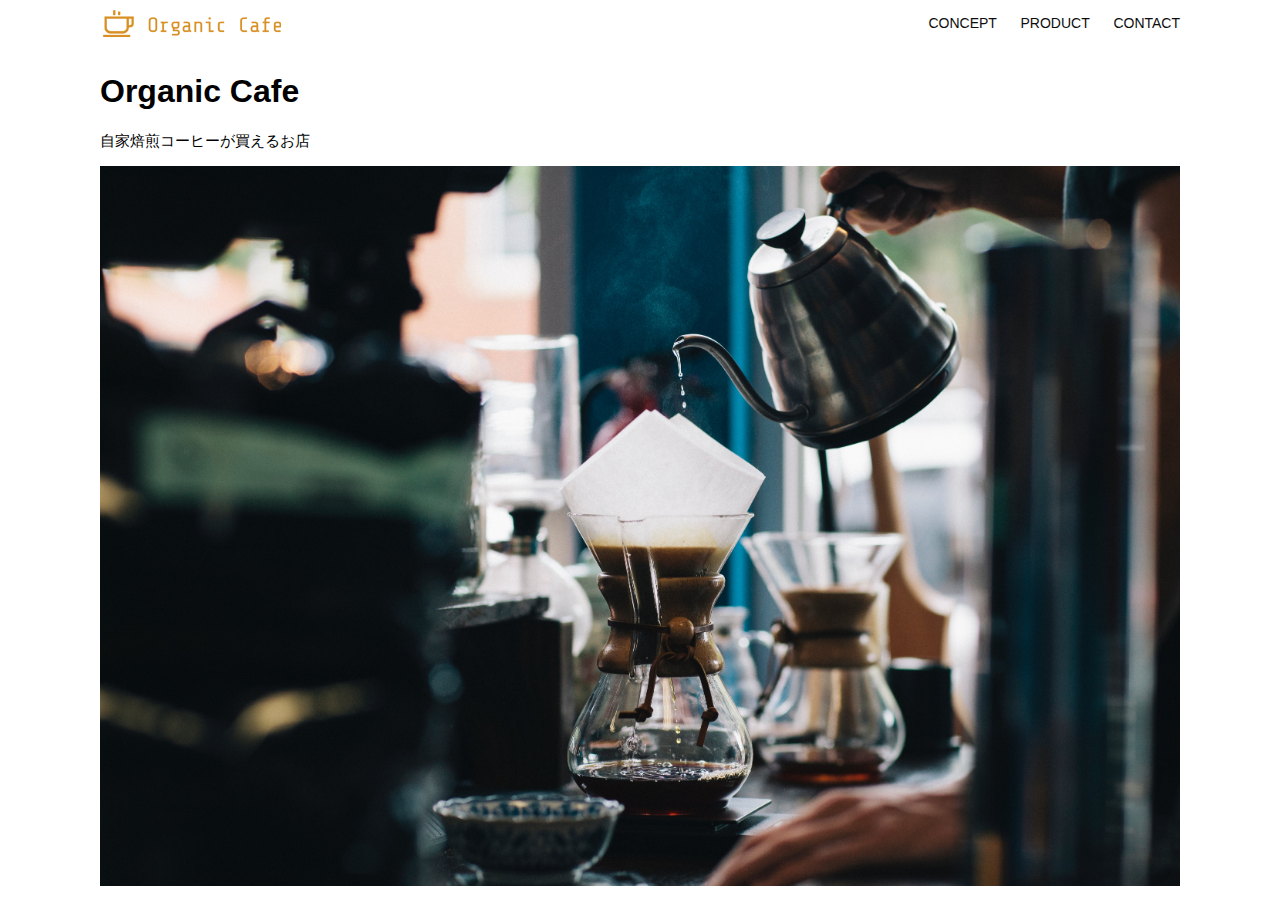
<file: html-css-kadai_013/index.html>
<!DOCTYPE html>
<html>
  <head>
    <title>Organic Cafe</title>
    <meta charset="UTF-8" />
    <meta name="description" content="自家焙煎のコーヒーがお家で楽しめるOrganic Cafe"/>
    <meta name="viewport" content="width=device-width, initial-scale=1.0" />
    <link rel="stylesheet" href="style.css" />
  </head>
  <body>
    <!-- ヘッダー -->
    <header>
      <!-- ロゴ -->
      <a href="index.html" id="logo"><img src="images/logo.png" alt="トップページに戻る"/></a>

      <!-- PC用ナビゲーション -->
      <nav id="nav-pc">
        <a href="index.html#concept">CONCEPT</a>
        <a href="index.html#product">PRODUCT</a>
        <a href="index.html#contact">CONTACT</a>
      </nav>

      <!-- PC用NAV　-->
  <img id="menu-sp" src="images/button-menu.png" alt="ナビゲーションを開く" onclick="document.getElementById('nav-sp').style.display='block'">

  <!-- SP用NAV -->
  <nav id="nav-sp">
    <ul>
      <li>
        <img id="close" src="images/button-close.png" alt="ナビゲーションを閉じる"
          onclick="document.getElementById('nav-sp').style.display='none'">
      </li>
      <li>
        <a id="logo-sp" href="index.html" onclick="document.getElementById('nav-sp').style.display='none'">
          <img src="images/logo-sp.png" alt="トップページに戻る">
        </a>
      </li>
      <li>
        <a class="menu" href="index.html#concept" onclick="document.getElementById('nav-sp').style.display='none'">CONCEPT</a>
      </li>
      <li>
        <a class="menu" href="index.html#product" onclick="document.getElementById('nav-sp').style.display='none'">PRODUCT</a>
      </li>
      <li>
        <a class="menu" href="index.html#contact" onclick="document.getElementById('nav-sp').style.display='none'">CONTACT</a>
      </li>
    </ul>
  </nav>
    </header>

    <main>
      <article>
        <!-- メインビジュアル -->
        <section id="main-visual">
          <div id="main-message">
            <h1>Organic Cafe</h1>
            <p>自家焙煎コーヒーが買えるお店</p>
          </div>
          <img src="images/main-image.jpg" alt="コーヒーをハンドドリップで淹れる画像"/>
        </section>
      </article>
    </main>
  </body>
</html>
</file>
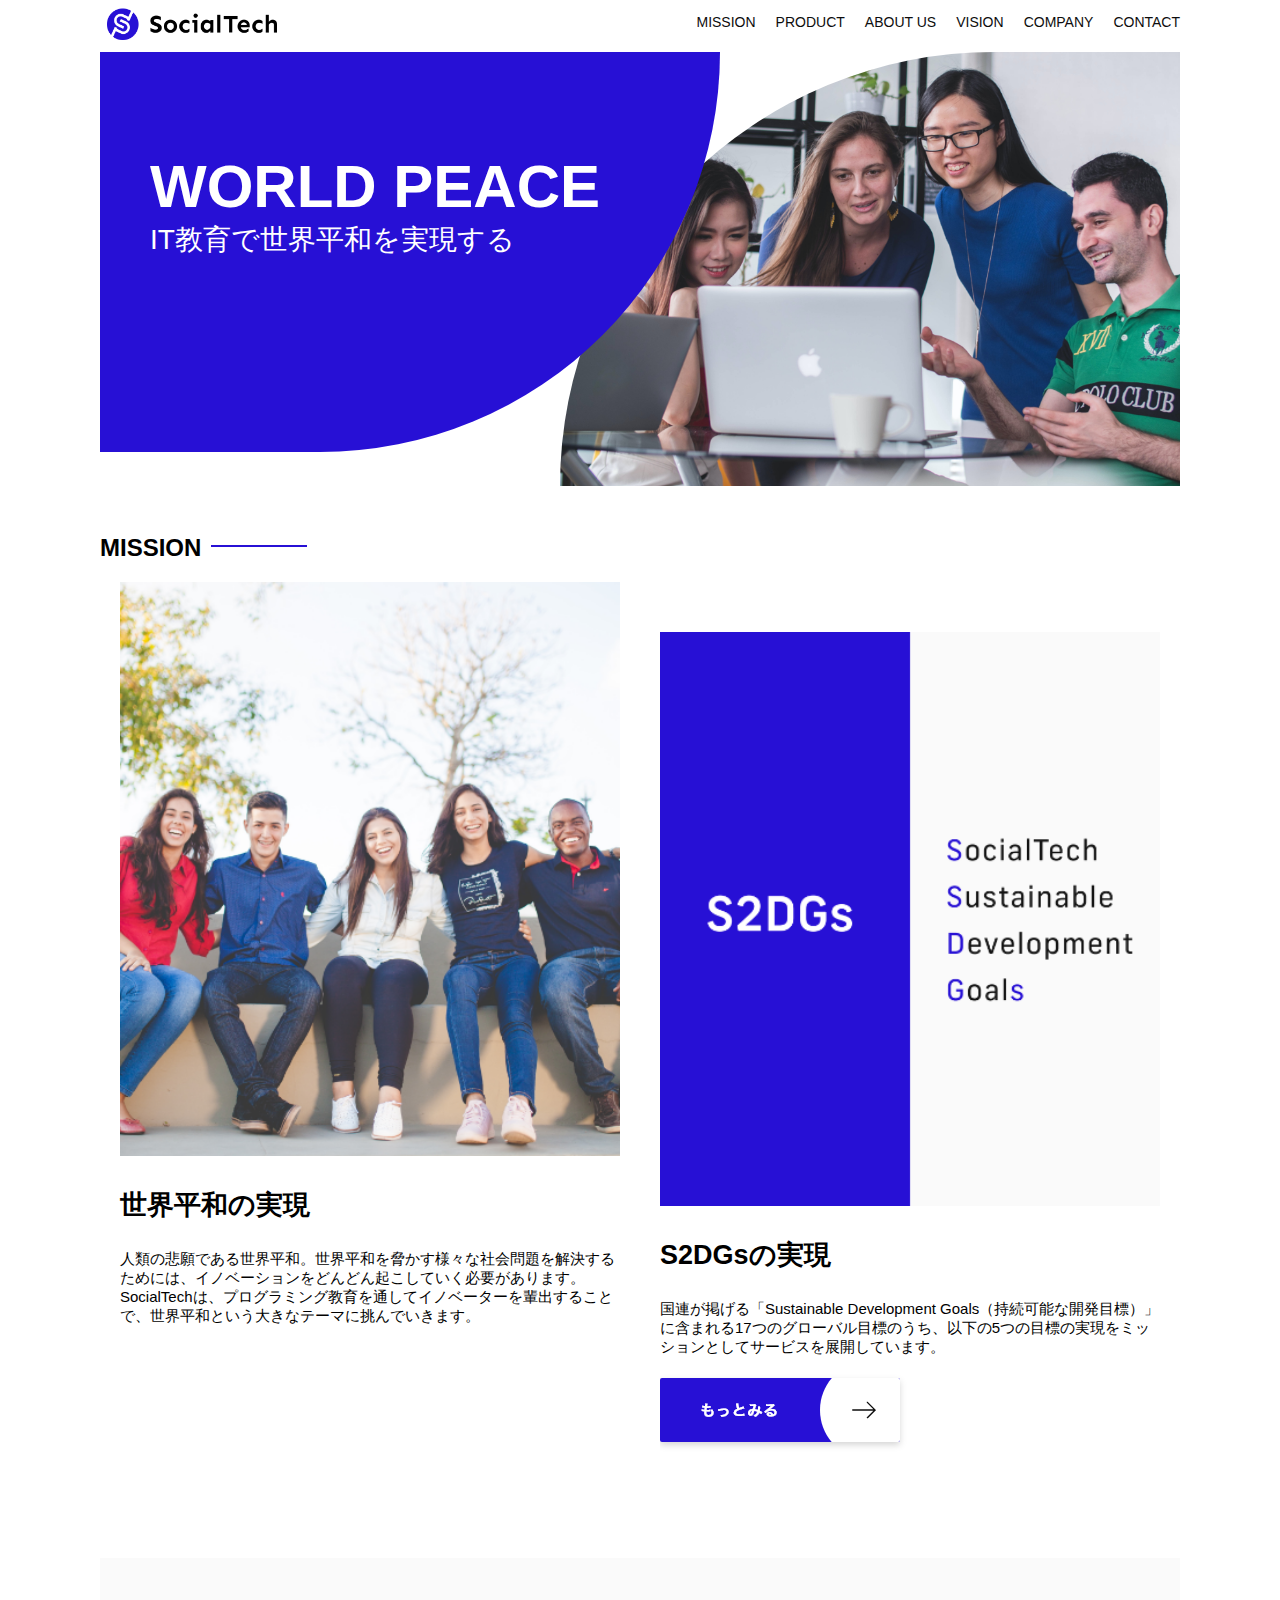
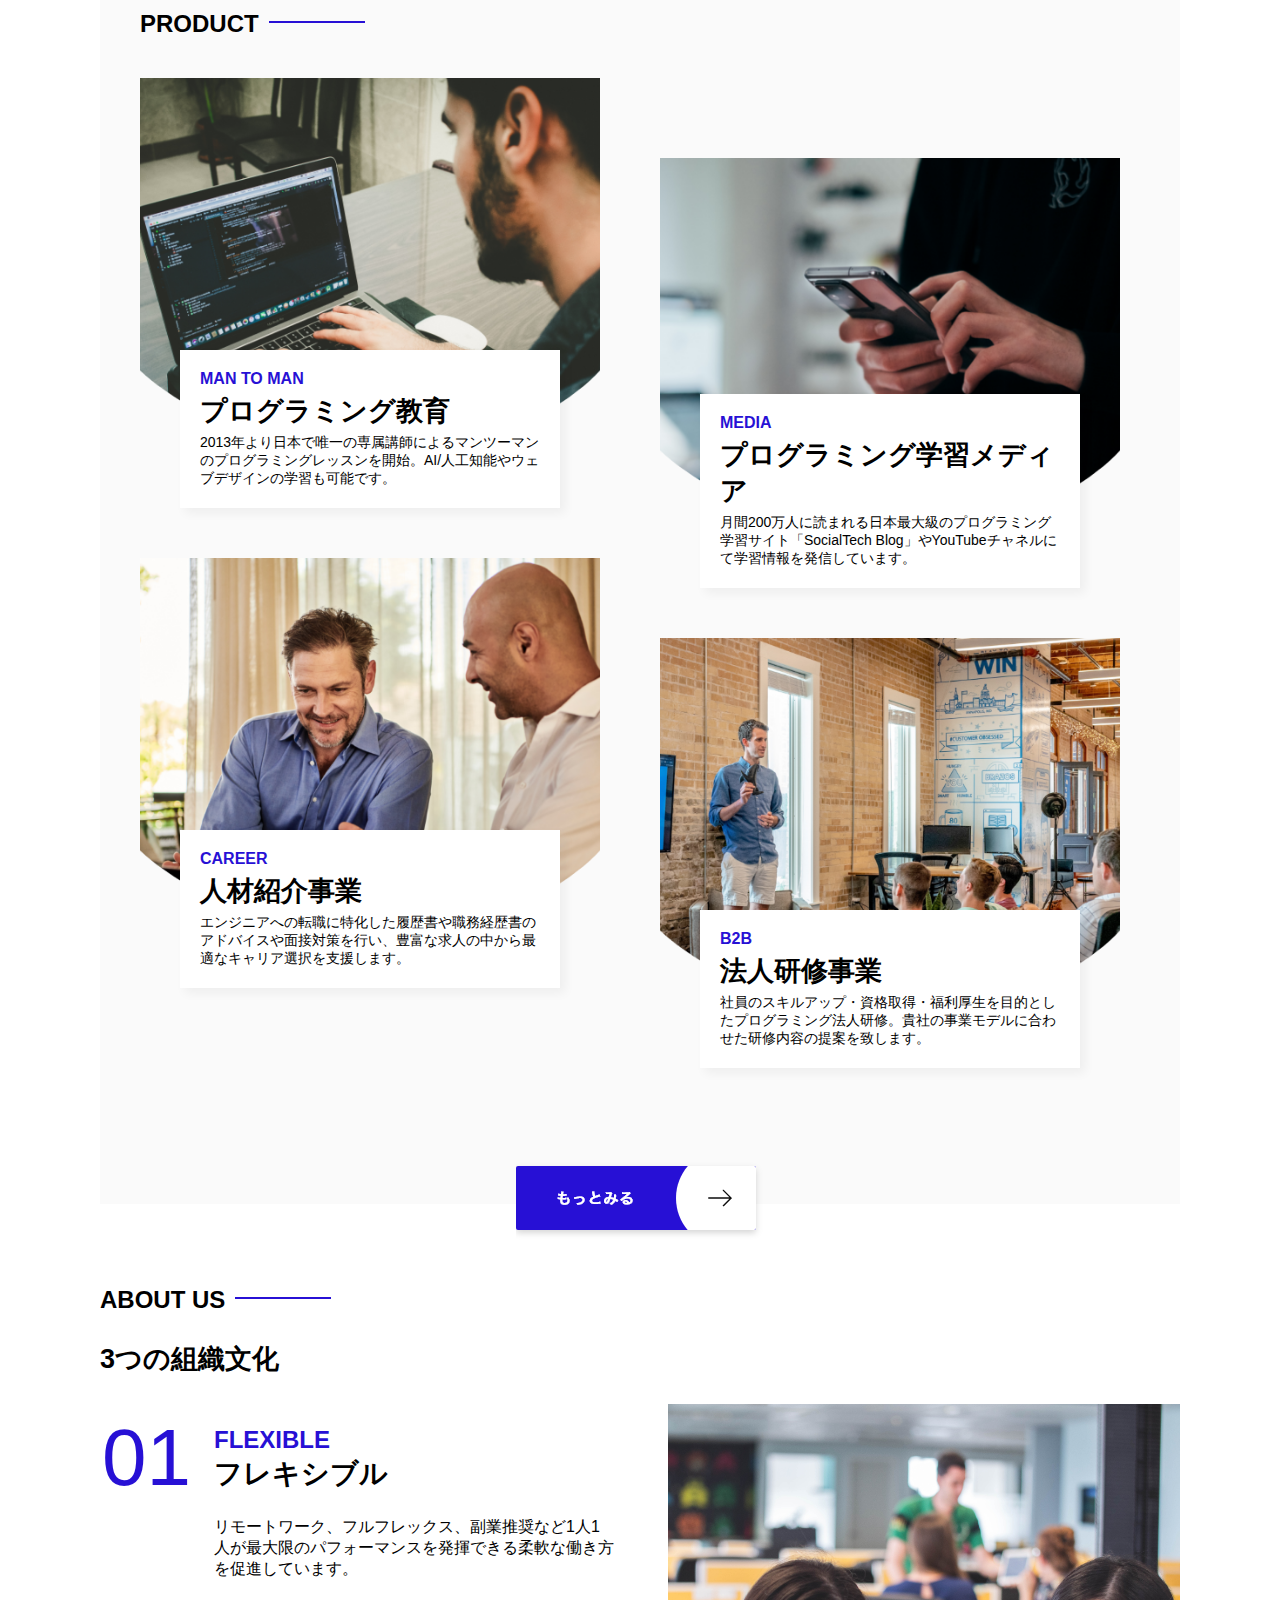
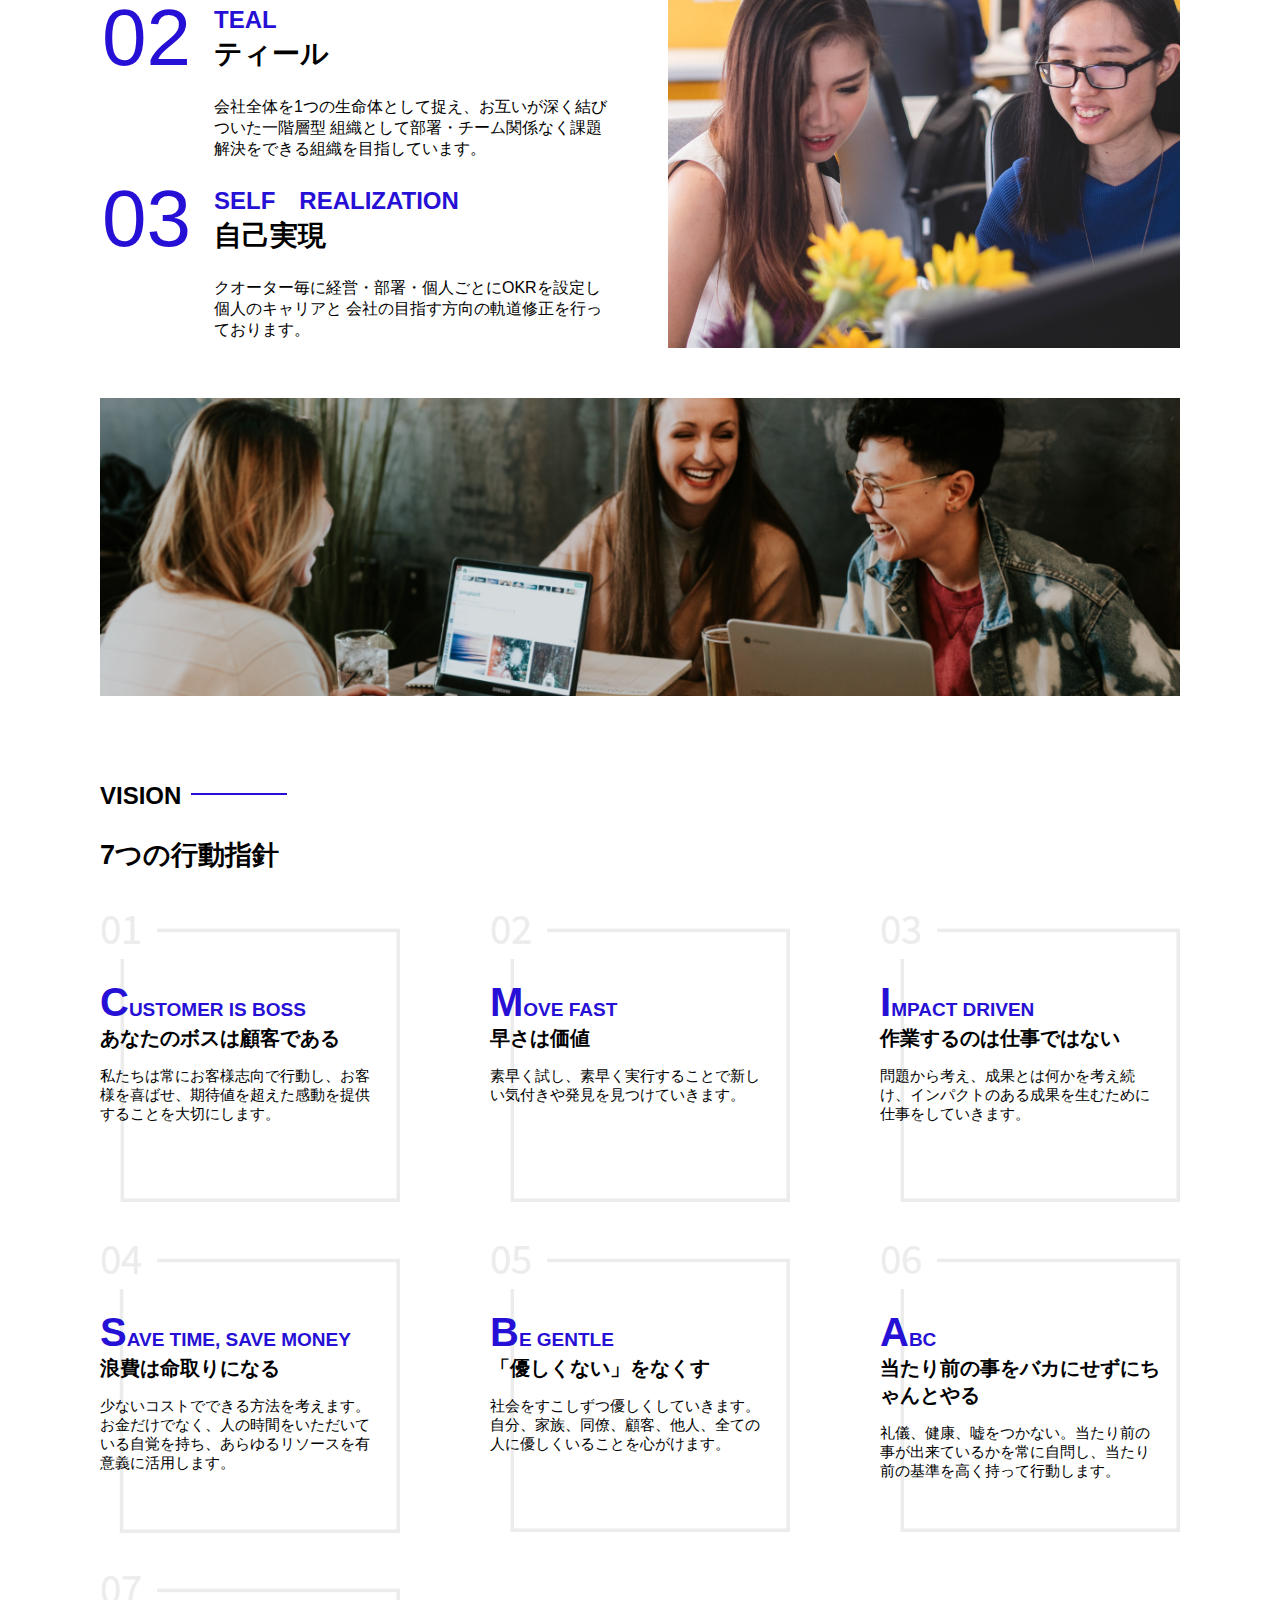
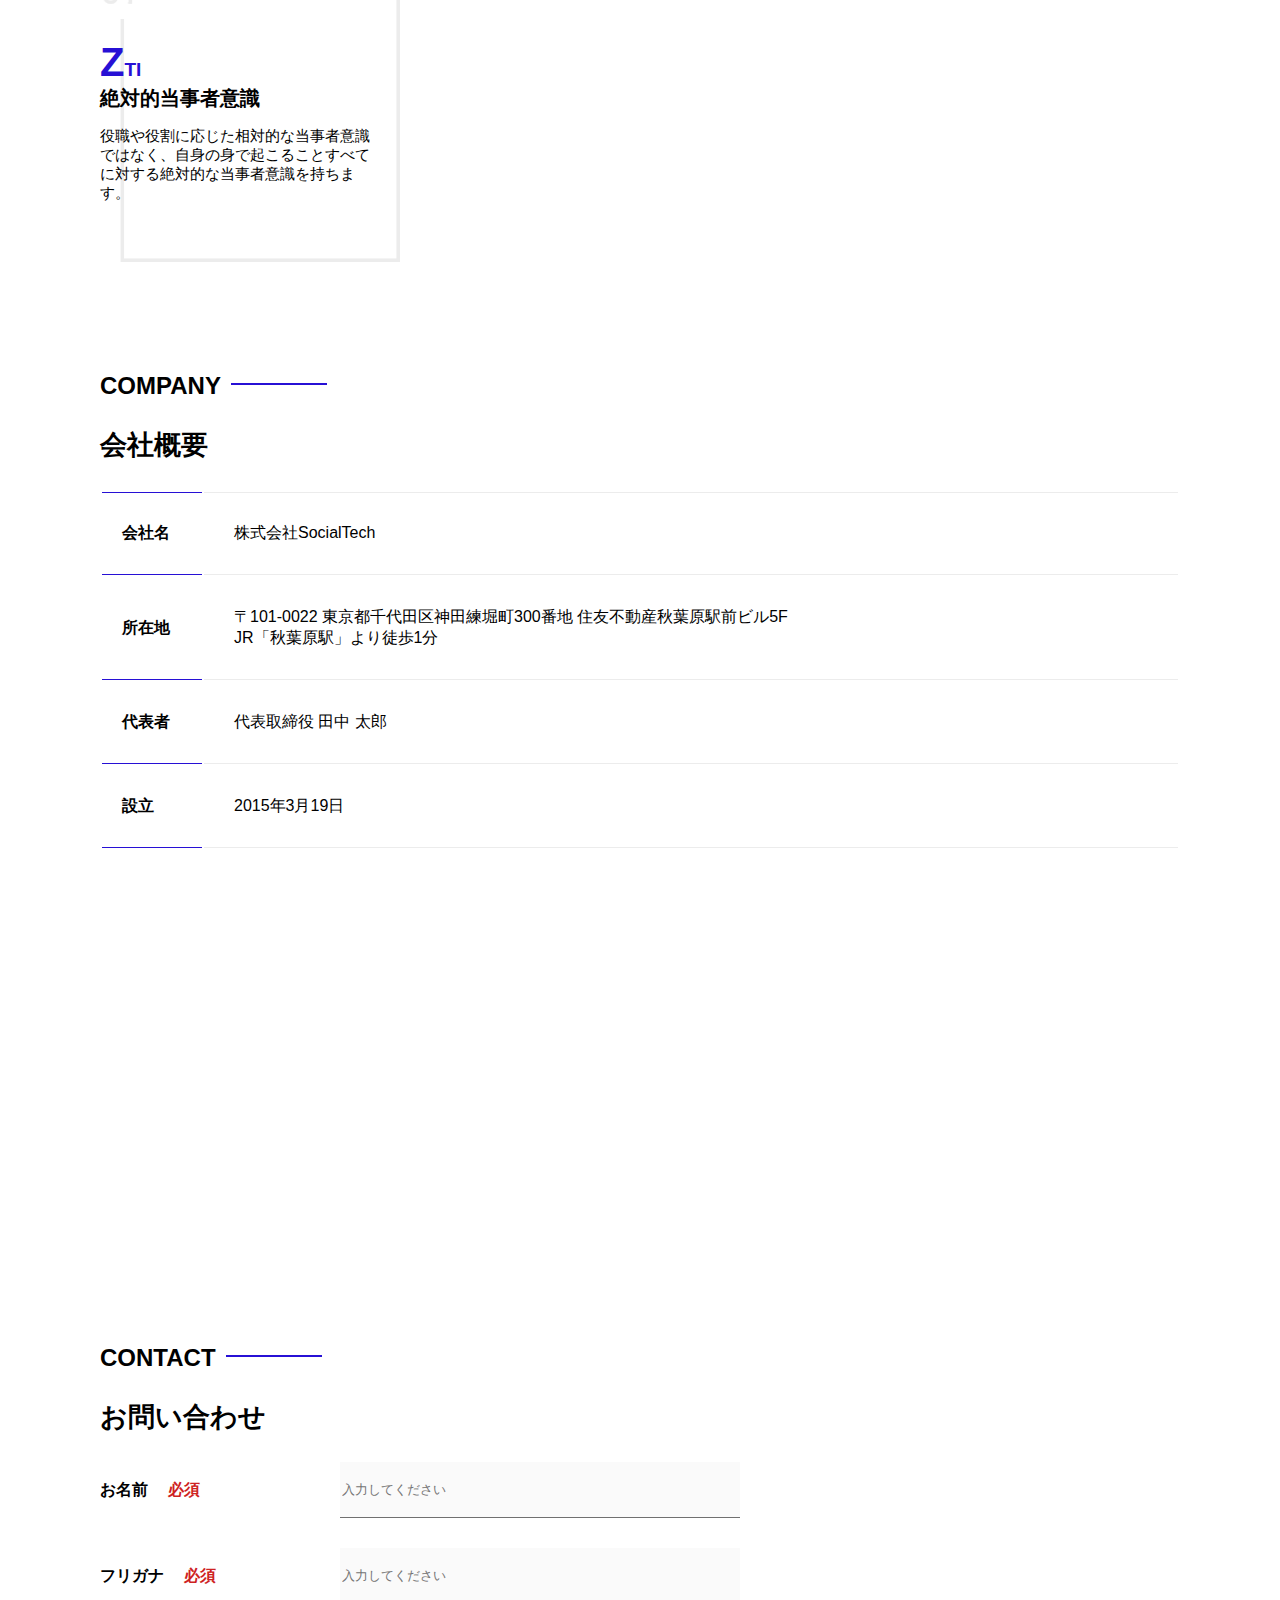
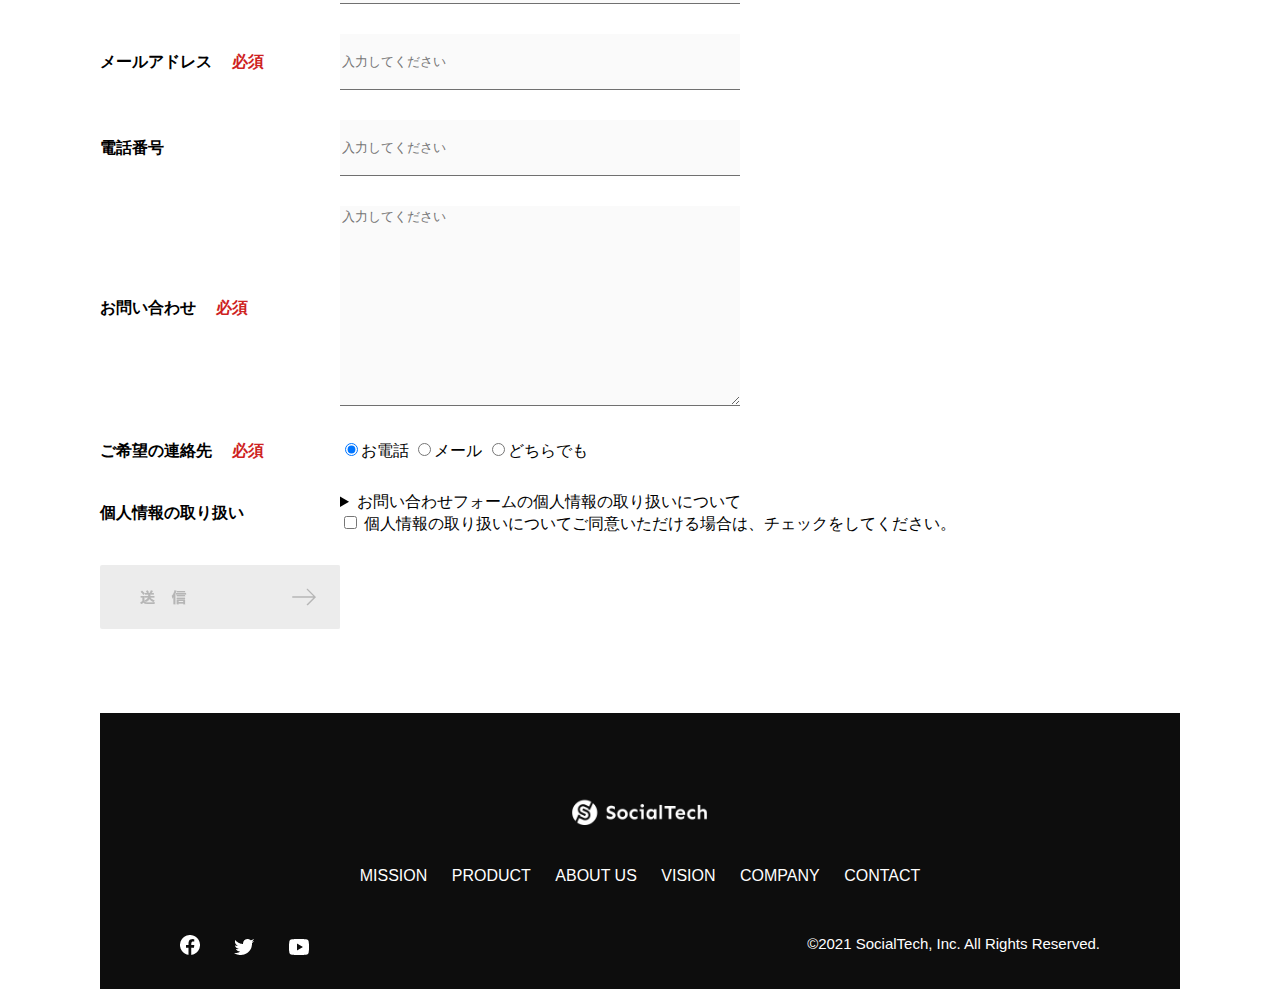
<file: kadai_tutorial_output/index.html>
<!DOCTYPE html>
<html lang="ja">

<head>
  <meta charset="UTF-8">
  <meta name="description" content="SocialTechはEdTech業界のリーディングカンパニーを目指します。">
  <meta name="viewport" content="width=device-width, initial-scale=1.0">
  <link rel="stylesheet" href="style.css">
  <title>SocialTech</title>
</head>

<body>
  <!-- header -->
  <header>
    <!-- LOGO -->
    <a href="index.html" id="logo">
      <img src="images/logo.png" alt="トップページに戻る">
    </a>
    <!-- PC・NAV -->
    <nav id="nav-pc">
      <ul>
        <li><a href="mission.html">MISSION</a></li>
        <li><a href="product.html">PRODUCT</a></li>
        <li><a href="index.html#aboutus">ABOUT US</a></li>
        <li><a href="index.html#vision">VISION</a></li>
        <li><a href="index.html#company">COMPANY</a></li>
        <li><a href="index.html#contact">CONTACT</a></li>
      </ul>
    </nav>
    <!-- SP用メニューボタン -->
     <button id="menu-sp" onclick="document.getElementById('nav-sp').style.display='block';">
      <img src="images/button-menu.png" alt="ナビゲーションを開く">
     </button>
     <!-- SP用NAV -->
      <div id="nav-sp">
        <button id="close" onclick="document.getElementById('nav-sp').style.display='none';">
          <img src="images/button-close.png" alt="ナビゲーションを閉じる">
        </button>
        <nav>
          <ul>
            <li><a id="logo-sp" href="index.html" onclick="document.getElementById('nav-sp').style.display='none';">
              <img src="images/logo-sp.png" alt="トップページに戻る">
            </a></li>
            <li><a class="menu" href="mission.html" onclick="document.getElementById('nav-sp').style.display='none';">MISSION</a></li>
            <li><a class="menu" href="product.html" onclick="document.getElementById('nav-sp').style.display='none';">PRODUCT</a></li>
            <li><a class="menu" href="index.html#aboutus" onclick="document.getElementById('nav-sp').style.display='none';">ABOUT US</a></li>
            <li><a class="menu" href="index.html#vision" onclick="document.getElementById('nav-sp').style.display='none';">VISION</a></li>
            <li><a class="menu" href="index.html#company" onclick="document.getElementById('nav-sp').style.display='none';">COMPANY</a></li>
            <li><a class="menu" href="index.html#contact" onclick="document.getElementById('nav-sp').style.display='none';">CONTACT</a></li>
          </ul>
        </nav>
        <div id="sns">
          <a href="https://www.facebook.com/sejuku2013">
            <img src="images/button-facebook.png" alt="FACEBOOKのリンク">
          </a>
          <a href="https://twitter.com/samuraijuku">
            <img src="images/button-twitter.png" alt="Twitterのリンク">
          </a>
          <a href="https://www.youtube.com/channel/UCCFOQO5aDK0xXam4cUQXT8g">
            <img src="images/button-youtube.png" alt="YouTubeのリンク">
          </a>
        </div>
      </div>
  </header>
  <main>
    <article>
      <!-- メインビジュアル -->
      <section id="main-visual">
        <div id="main-message">
          <h1>WORLD PEACE</h1>
          <p>IT教育で世界平和を実現する</p>
        </div>
        <img src="images/index/index-main.png" alt="PCの周りに集まる多国籍の仲間たち">
      </section>
      <!-- MISSIONセクション -->
      <section id="mission">
        <h2 class="index-h2">MISSION</h2>
        <div id="mission-flex">
          <div>
            <img id="mission-photo" src="images/index/index-mission.png" alt="屋外のベンチで写真を撮影する多国籍の仲間たち">
            <h3>世界平和の実現</h3>
            <p>
              人類の悲願である世界平和。世界平和を脅かす様々な社会問題を解決するためには、イノベーションをどんどん起こしていく必要があります。SocialTechは、プログラミング教育を通してイノベーターを輩出することで、世界平和という大きなテーマに挑んでいきます。
            </p>
          </div>
          <div>
            <img id="s2dgs" src="images/index/s2dgs.png" alt="S2DGs">
            <h3>S2DGsの実現</h3>
            <p>国連が掲げる「Sustainable Development Goals（持続可能な開発目標）」に含まれる17つのグローバル目標のうち、以下の5つの目標の実現をミッションとしてサービスを展開しています。</p>
            <a href="mission.html">
              <img src="images/button-more.png" alt="もっとみる">
            </a>
          </div>
        </div>
      </section>
      <!-- PRODOUCTセクション -->
      <section id="product">
        <h2 class="index-h2">PRODUCT</h2>
        <div class="product-flex">
          <div id="product-left">
            <div>
              <img class="product-photo" src="images/index/index-mantoman.png" alt="PCでコードを書く男性">
              <div class="product-explain">
                <span>MAN TO MAN</span>
                <h3>プログラミング教育</h3>
                <p>2013年より日本で唯一の専属講師によるマンツーマンのプログラミングレッスンを開始。AI/人工知能やウェブデザインの学習も可能です。</p>
              </div>
            </div>
            <div>
              <img class="product-photo" src="images/index/index-career.png" alt="笑顔で話し合う2人の男性">
              <div class="product-explain">
                <span>CAREER</span>
                <h3>人材紹介事業</h3>
                <p>エンジニアへの転職に特化した履歴書や職務経歴書のアドバイスや面接対策を行い、豊富な求人の中から最適なキャリア選択を支援します。</p>
              </div>
            </div>
          </div>
          <div id="product-right">
            <div>
              <img class="product-photo" src="images/index/index-media.png" alt="スマートフォンを操作する人">
              <div class="product-explain">
                <span>MEDIA</span>
                <h3>プログラミング学習メディア</h3>
                <p>月間200万人に読まれる日本最大級のプログラミング学習サイト「SocialTech Blog」やYouTubeチャネルにて学習情報を発信しています。</p>
              </div>
            </div>
            <div>
              <img class="product-photo" src="images/index/index-b2b.png" alt="講演中の男性とそれを聴く人々">
              <div class="product-explain">
                <span>B2B</span>
                <h3>法人研修事業</h3>
                <p>社員のスキルアップ・資格取得・福利厚生を目的としたプログラミング法人研修。貴社の事業モデルに合わせた研修内容の提案を致します。</p>
              </div>
            </div>
          </div>
        </div>
        <div id="product-more">
          <a href="product.html">
            <img src="images/button-more.png" alt="もっとみる">
          </a>
        </div>
      </section>
      <!-- ABOUT US -->
      <section id="aboutus">
        <h2 class="index-h2">ABOUT US</h2>
        <h3>3つの組織文化</h3>
        <div>
          <table class="culture-table">
            <tr>
              <td class="culture-num">01</td>
              <th><span class="culture-en">FLEXIBLE</span><br>フレキシブル</th>
            </tr>
            <tr>
              <td></td>
              <td class="culture-description">リモートワーク、フルフレックス、副業推奨など1人1人が最大限のパフォーマンスを発揮できる柔軟な働き方を促進しています。</td>
            </tr>
            <tr>
              <td class="culture-num">02</td>
              <th><span class="culture-en">TEAL</span><br>ティール</th>
            </tr>
            <tr>
              <td></td>
              <td class="culture-description">会社全体を1つの生命体として捉え、お互いが深く結びついた一階層型 組織として部署・チーム関係なく課題解決をできる組織を目指しています。</td>
            </tr>
            <tr>
              <td class="culture-num">03</td>
              <th><span class="culture-en">SELF　REALIZATION</span><br>自己実現</th>
            </tr>
            <tr>
              <td></td>
              <td class="culture-description">クオーター毎に経営・部署・個人ごとにOKRを設定し個人のキャリアと 会社の目指す方向の軌道修正を行っております。</td>
            </tr>
          </table>
          <img class="culture-img" src="images/index/index-aboutus1.png" alt="笑顔で話し合う2人の女性">
        </div>
        <img class="culture-img02" src="images/index/index-aboutus2.png" alt="笑顔で話し合う3人の男女">
      </section>
      <!-- VISION -->
      <section id="vision">
        <h2 class="index-h2">VISION</h2>
        <h3>7つの行動指針</h3>
        <div>
          <div class="vision-box">
            <img src="images/index/vision-01.png" alt="01">
            <div>
              <h4>CUSTOMER IS BOSS</h4>
              <h5>あなたのボスは顧客である</h5>
              <p>私たちは常にお客様志向で行動し、お客様を喜ばせ、期待値を超えた感動を提供することを大切にします。</p>
            </div>
          </div>
          <div class="vision-box">
            <img src="images/index/vision-02.png" alt="02">
            <div>
              <h4>MOVE FAST</h4>
              <h5>早さは価値</h5>
              <p>素早く試し、素早く実行することで新しい気付きや発見を見つけていきます。</p>
            </div>
          </div>
          <div class="vision-box">
            <img src="images/index/vision-03.png" alt="03">
            <div>
              <h4>IMPACT DRIVEN</h4>
              <h5>作業するのは仕事ではない</h5>
              <p>問題から考え、成果とは何かを考え続け、インパクトのある成果を生むために仕事をしていきます。</p>
            </div>
          </div>
          <div class="vision-box">
            <img src="images/index/vision-04.png" alt="04">
            <div>
              <h4>SAVE TIME, SAVE MONEY</h4>
              <h5>浪費は命取りになる</h5>
              <p>少ないコストでできる方法を考えます。お金だけでなく、人の時間をいただいている自覚を持ち、あらゆるリソースを有意義に活用します。</p>
            </div>
          </div>
          <div class="vision-box">
            <img src="images/index/vision-05.png" alt="05">
            <div>
              <h4>BE GENTLE</h4>
              <h5>「優しくない」をなくす</h5>
              <p>社会をすこしずつ優しくしていきます。自分、家族、同僚、顧客、他人、全ての人に優しくいることを心がけます。</p>
            </div>
          </div>
          <div class="vision-box">
            <img src="images/index/vision-06.png" alt="06">
            <div>
              <h4>ABC</h4>
              <h5>当たり前の事をバカにせずにちゃんとやる</h5>
              <p>礼儀、健康、嘘をつかない。当たり前の事が出来ているかを常に自問し、当たり前の基準を高く持って行動します。</p>
            </div>
          </div>
          <div class="vision-box">
            <img src="images/index/vision-07.png" alt="07">
            <div>
              <h4>ZTI</h4>
              <h5>絶対的当事者意識</h5>
              <p>役職や役割に応じた相対的な当事者意識ではなく、自身の身で起こることすべてに対する絶対的な当事者意識を持ちます。</p>
            </div>
          </div>
        </div>
      </section>
      <!-- COMPANY -->
      <section id="company">
        <h2 class="index-h2">COMPANY</h2>
        <h3>会社概要</h3>
        <table id="company-table">
          <tr>
            <th class="tableheader tableheader-first">会社名</th>
            <td class="cell cell-first">株式会社SocialTech</td>
          </tr>
          <tr>
            <th class="tableheader">所在地</th>
            <td class="cell">〒101-0022 東京都千代田区神田練堀町300番地 住友不動産秋葉原駅前ビル5F<br>JR「秋葉原駅」より徒歩1分
            </td>
          </tr>
          <tr>
            <th class="tableheader">代表者</th>
            <td class="cell">代表取締役 田中 太郎
            </td>
          </tr>
          <tr>
            <th class="tableheader">設立</th>
            <td class="cell">2015年3月19日
            </td>
          </tr>
        </table>
        <iframe
          src="https://www.google.com/maps/embed?pb=!1m18!1m12!1m3!1d3240.068855133681!2d139.77207767578852!3d35.69992317258122!2m3!1f0!2f0!3f0!3m2!1i1024!2i768!4f13.1!3m3!1m2!1s0x60188fee13660e23%3A0x77137876edf742ac!2z5L2P5Y-L5LiN5YuV55Sj56eL6JGJ5Y6f6aeF5YmN44OT44Or!5e0!3m2!1sja!2sjp!4v1745031437599!5m2!1sja!2sjp"
          style="border:0;" allowfullscreen="" loading="lazy"></iframe>
      </section>
      <!-- 問い合わせ -->
      <section id="contact">
        <h2 class="index-h2">CONTACT</h2>
        <h3>お問い合わせ</h3>
        <form action="">
          <div>
            <div class="contact-heading">
              <label class="contact-label">お名前<span class="contact-span">必須</span></label>
            </div>
            <div>
              <input type="text" name="name" placeholder="入力してください" class="contact-textbox">
            </div>
          </div>
          <div>
            <div class="contact-heading">
              <label class="contact-label">フリガナ<span class="contact-span">必須</span></label>
            </div>
            <div>
              <input type="text" name="hurigana" placeholder="入力してください" class="contact-textbox">
            </div>
          </div>
          <div>
            <div class="contact-heading">
              <label class="contact-label">メールアドレス<span class="contact-span">必須</span></label>
            </div>
            <div>
              <input type="text" name="email" placeholder="入力してください" class="contact-textbox">
            </div>
          </div>
          <div>
            <div class="contact-heading">
              <label class="contact-label">電話番号</label>
            </div>
            <div>
              <input type="text" name="tel" placeholder="入力してください" class="contact-textbox">
            </div>
          </div>

          <div>
            <div class="contact-heading">
              <label class="contact-label">お問い合わせ<span class="contact-span">必須</span></label>
            </div>
            <div>
              <textarea name="message" class="contact-textarea" placeholder="入力してください"></textarea>
            </div>
          </div>

          <div>
            <div class="contact-heading">
              <label class="contact-label">ご希望の連絡先<span class="contact-span">必須</span></label>
            </div>
            <div>
              <input class="radiobutton" type="radio" value="tel" name="contact" checked><label>お電話</label>
              <!-- name="contact"で統一することで、3つの選択肢の中で一つ選択できるようになる。checkedであらかじめチェックされている状態を表示 -->
              <input class="radiobutton" type="radio" value="mail" name="contact"><label>メール</label>
              <input class="radiobutton" type="radio" value="both" name="contact"><label>どちらでも</label>
            </div>
          </div>

          <div>
            <div class="contact-heading">
              <label class="contact-label">個人情報の取り扱い</label>
            </div>
            <div>
              <details>
                <summary>お問い合わせフォームの個人情報の取り扱いについて</summary>
                <div>
                  <dl>
                    <dt>１．組織の名称又は氏名</dt>
                    <dd>株式会社SocialTech</dd>
                    <dt>２．個人情報保護管理者（若しくはその代理人）の氏名又は職名、所属及び連絡先</dt>
                    <dd>
                      <p>鈴木 一郎 コーポレート部</p>
                      <p>メールアドレス：samurai@example.com</p>
                      <p>TEL：03-1234-5678</p>
                    </dd>
                    <dt>３．個人情報の利用目的</dt>
                    <dd>
                      <ul>
                        <li>本サービス及び本サービスに関連する情報の提供又はそれらに関する連絡のため</li>
                        <li>ユーザーの本人確認のため</li>
                        <li>当社サービスのご案内のため</li>
                        <li>当社の商品等の広告または宣伝（電子メールによるものを含むものとします。）</li>
                      </ul>
                    </dd>
                    <dt>４．個人情報の取り扱い業務の委託</dt>
                    <dd>
                      個人情報の取扱業務の全部または一部を外部に業務委託する場合があります。その際、弊社は、個人情報を適切に保護できる管理体制を敷き実行していることを条件として委託先を厳選したうえで、機密保持契約を委託先と締結し、お客様の個人情報を厳密に管理させます。
                    </dd>
                    <dt>５．個人情報の開示等の請求</dt>
                    <dd>
                      お客様は、弊社に対してご自身の個人情報の開示等（利用目的の通知、開示、内容の訂正・追加・削除、利用の停止または消去、第三者への提供の停止）に関して、当社問合わせ窓口に申し出ることができます。<br>
                      その際、弊社はお客様ご本人を確認させていただいたうえで、合理的な期間内に対応いたします。<br>
                      なお、個人情報に関する弊社問合わせ先は、次の通りです。
                    </dd>
                    <dd>
                      <p>株式会社SocialTech　個人情報問合せ窓口</p>
                      <p>〒150-0043　東京都千代田区神田練塀町300番地 住友不動産秋葉原駅前ビル5F</p>
                      <p>メールアドレス：samurai@example.com　TEL：03-1234-5678</p>
                    </dd>

                    <dt>６．個人情報を提供されることの任意性について</dt>
                    <dd>お客様がご自身の個人情報を弊社に提供されるか否かは、お客様のご判断によりますが、もしご提供されない場合には、適切なサービスが提供できない場合がありますので予めご了承ください。
                    </dd>
                  </dl>
                </div>
              </details>
              <input type="checkbox" name="agree">
              <span>個人情報の取り扱いについてご同意いただける場合は、チェックをしてください。</span>
            </div>
          </div>
          <input type="image" src="images/button-submit.png" alt="送信する">
        </form>
      </section>
    </article>
  </main>
  <footer>
    <div id="footer-logo">
      <img src="images/logo-sp.png" alt="SocialTech">
    </div>
    <div id="footer-link">
      <a href="mission.html">MISSION</a>
      <a href="product.html">PRODUCT</a>
      <a href="index.html#aboutus">ABOUT US</a>
      <a href="index.html#vision">VISION</a>
      <a href="index.html#company">COMPANY</a>
      <a href="index.html#contact">CONTACT</a>
    </div>
    <div id="sns-footer">
      <div class="sns-btns">
        <a href="https://www.facebook.com/sejuku2013"><img src="images/button-facebook.png" alt="FACEBOOKのリンク"></a>
        <a href="https://twitter.com/samuraijuku"><img src="images/button-twitter.png" alt="Twitterのリンク"></a>
        <a href="https://www.youtube.com/channel/UCCFOQO5aDK0xXam4cUQXT8g"><img src="images/button-youtube.png" alt="YouTubeのリンク"></a>
      </div>
      <p id="copyright">&copy;2021 SocialTech, Inc. All Rights Reserved.</p>
    </div>
  </footer>

</html>
</file>
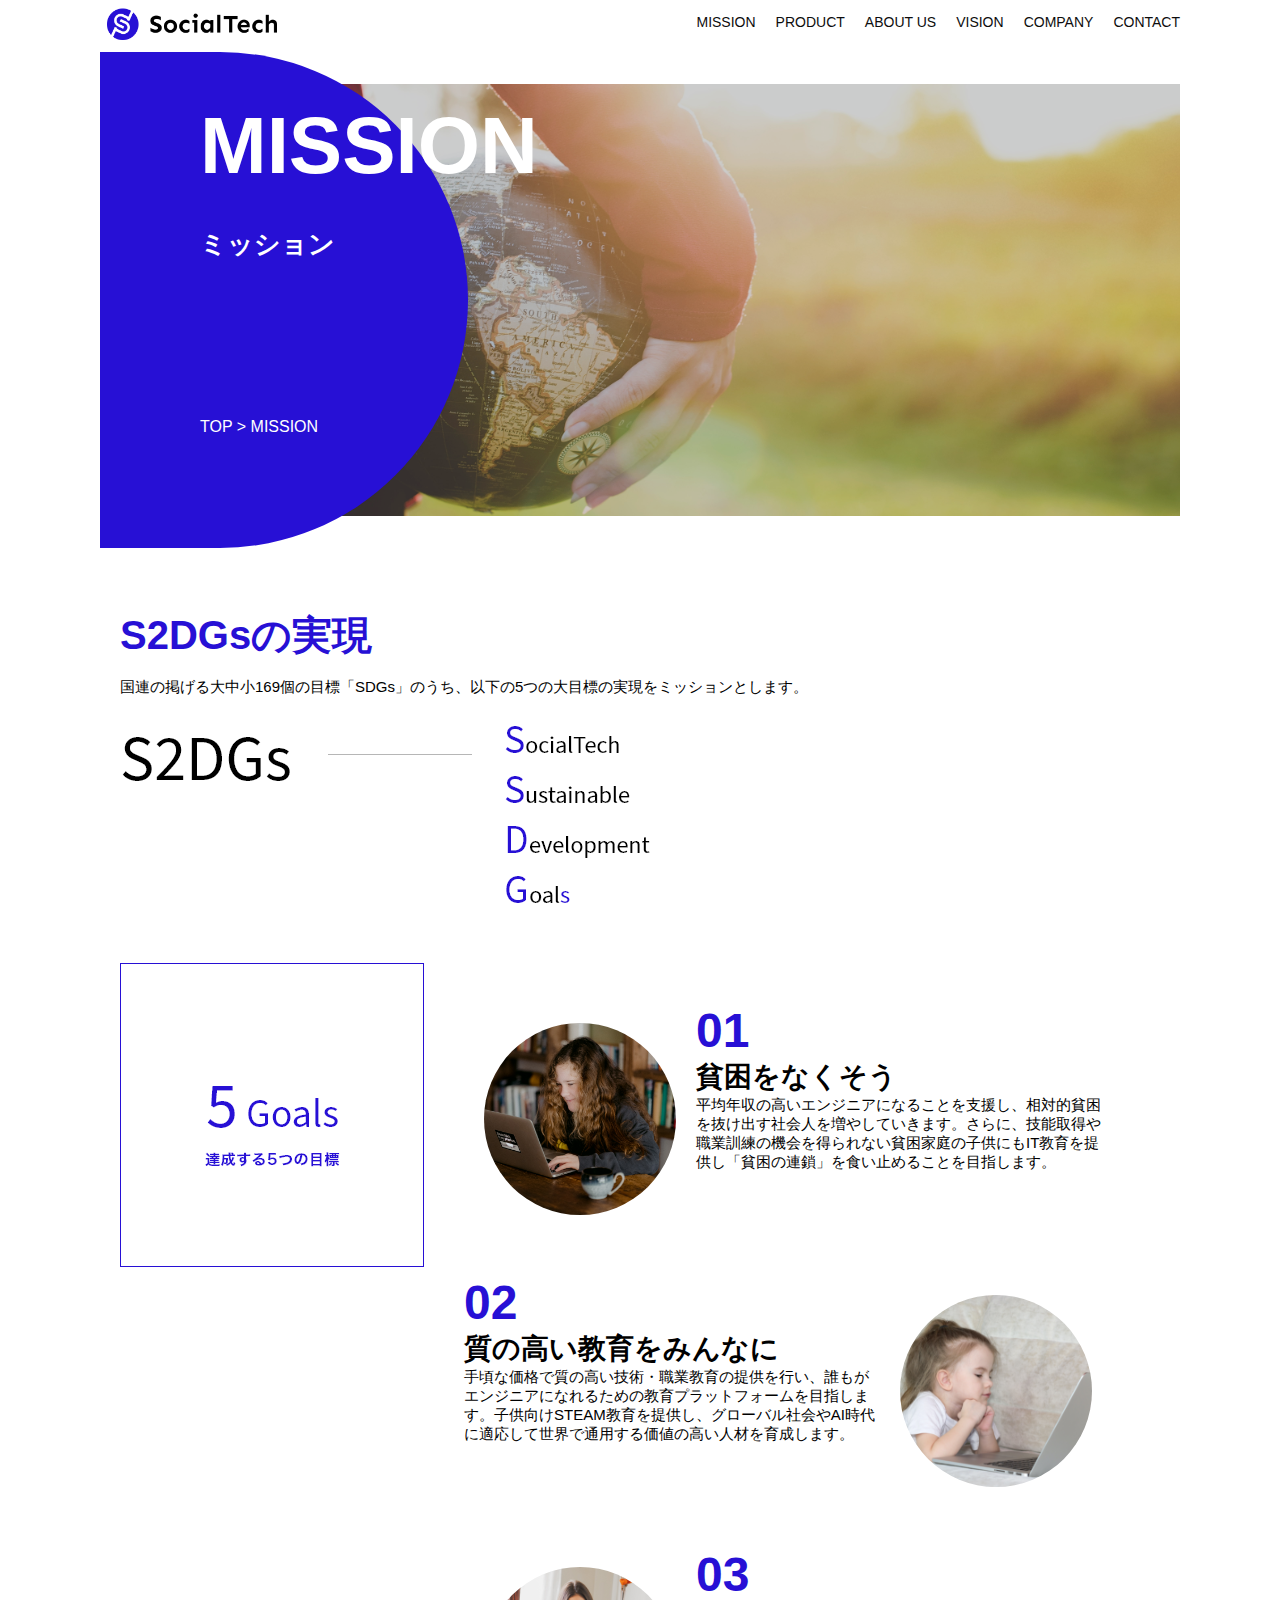
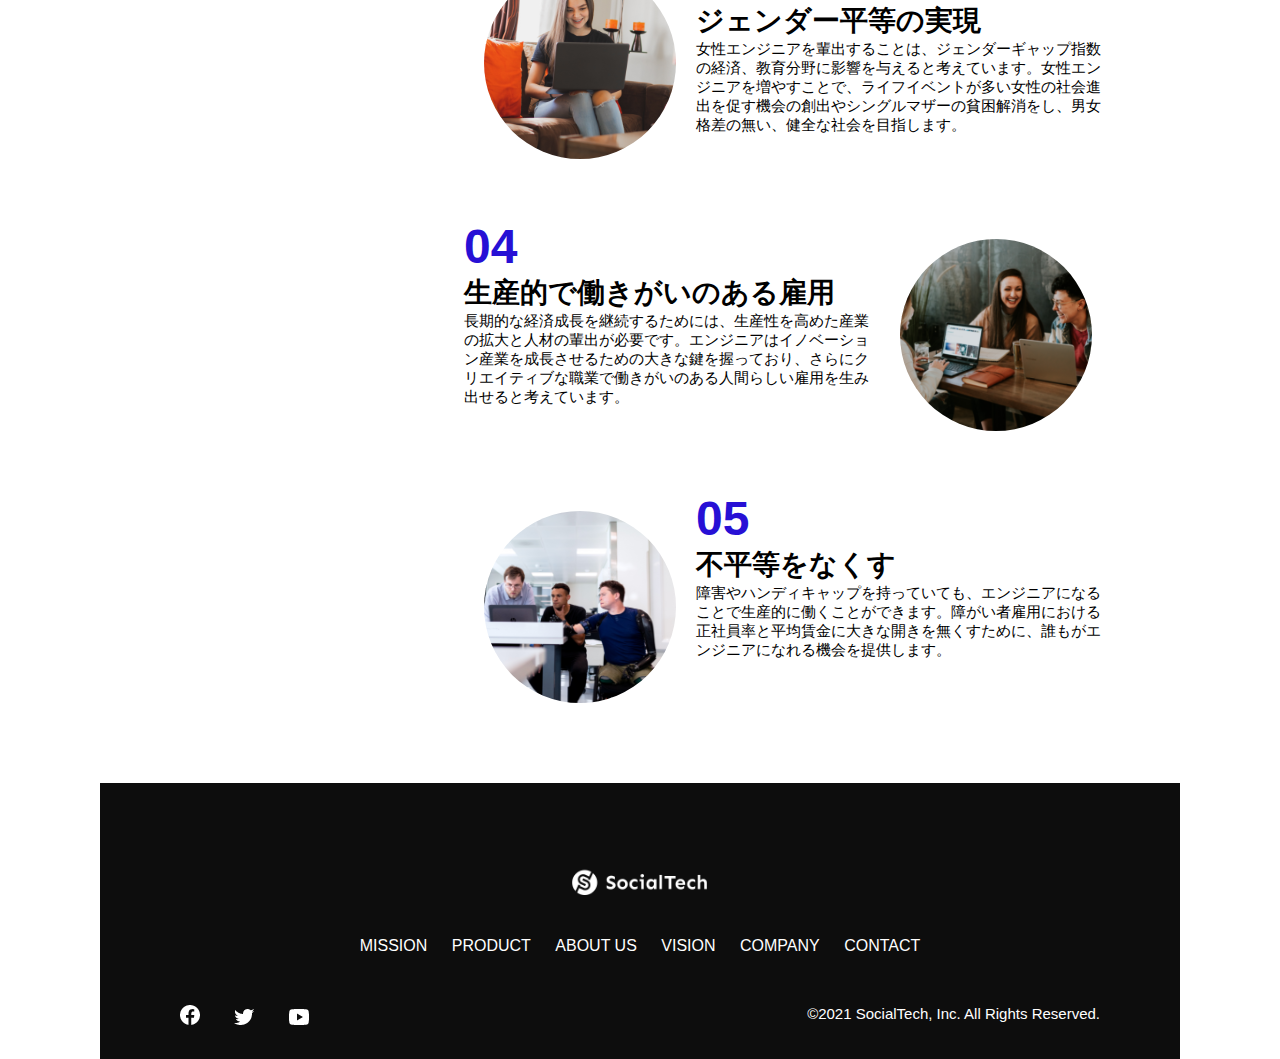
<file: kadai_tutorial_output/mission.html>
<!DOCTYPE html>
<html>
  <head>
    <title>SocialTech - MISSION ミッション -</title>
    <meta charset="utf-8">
    <meta name="description" content="SocialTechが目指す5つの目標（S2DGs）を紹介します。">
    <meta name="viewport" content="width=device-width, initial-scale=1.0">
    <link rel="stylesheet" href="style.css">
  </head>

  <body>
    <!-- ヘッダー -->
    <header>
      <!-- ロゴ -->
      <a href="index.html" id="logo">
        <img src="images/logo.png" alt="トップページに戻る">
      </a>

      <!-- PC用ナビゲーション -->
      <nav id="nav-pc">
        <ul>
          <li><a href="mission.html">MISSION</a></li>
          <li><a href="product.html">PRODUCT</a></li>
          <li><a href="index.html#aboutus">ABOUT US</a></li>
          <li><a href="index.html#vision">VISION</a></li>
          <li><a href="index.html#company">COMPANY</a></li>
          <li><a href="index.html#contact">CONTACT</a></li>
        </ul>
      </nav>

      <!-- スマホ用メニューボタン -->
      <button id="menu-sp" onclick="document.getElementById('nav-sp').style.display = 'block'">
        <img src="images/button-menu.png" alt="ナビゲーションを開く">
      </button>

      <!-- スマホ用ナビゲーション -->
      <div id="nav-sp">
        <button id="close" onclick="document.getElementById('nav-sp').style.display = 'none'">
          <img src="images/button-close.png" alt="ナビゲーションを閉じる">
        </button>

        <nav>
          <ul>
            <li>
              <a id="logo-sp" href="index.html" onclick="document.getElementById('nav-sp').style.display = 'none'"><img src="images/logo-sp.png" alt="トップページに戻る"></a>
            </li>
            <li><a class="menu" href="mission.html" onclick="document.getElementById('nav-sp').style.display = 'none'">MISSION</a></li>
            <li><a class="menu" href="product.html" onclick="document.getElementById('nav-sp').style.display = 'none'">PRODUCT</a></li>
            <li><a class="menu" href="index.html#aboutus" onclick="document.getElementById('nav-sp').style.display = 'none'">ABOUT US</a></li>
            <li><a class="menu" href="index.html#vision" onclick="document.getElementById('nav-sp').style.display = 'none'">VISION</a></li>
            <li><a class="menu" href="index.html#company" onclick="document.getElementById('nav-sp').style.display = 'none'">COMPANY</a></li>
            <li><a class="menu" href="index.html#contact" onclick="document.getElementById('nav-sp').style.display = 'none'">CONTACT</a></li>
          </ul>
        </nav>
        <div id="sns">
          <a href="https://www.facebook.com/sejuku2013">
            <img src="images/button-facebook.png" alt="Facebookのリンク">
          </a>
          <a href="https://twitter.com/samuraijuku">
            <img src="images/button-twitter.png" alt="Twitterのリンク">
          </a>
          <a href="https://www.youtube.com/channel/UCCFOQO5aDK0xXam4cUQXT8g">
            <img src="images/button-youtube.png" alt="YouTubeのリンク">
          </a>
        </div>
      </div>
    </header>

    <main>
      <article>
        <section id="mission-main">
          <div class="mission-main-inner">
            <div id="mission-title">
              <h1>MISSION<br><span>ミッション</span></h1>
              <p>TOP > MISSION</p>
            </div>
          </div>
        </section>
        <section id="mission-s2dgs">
          <h2 class="mission-h2">S2DGsの実現</h2>
          <p>国連の掲げる大中小169個の目標「SDGs」のうち、以下の5つの大目標の実現をミッションとします。</p>
          <img src="images/mission/mission-s2dgs.png" alt="S2DGs">
        </section>
        <section id="mission-five-goals">
          <div class="mission-five-image">
            <img src="images/mission/mission-5goals.png" alt="5Goals">
          </div>
          <div class="five-goals-read">
            <div>
              <img class="fivegoals-image-left" src="images/mission/mission-5goals01.png" alt="PCを操作する女の子">
              <span class="fivegoals-number">01</span>
              <h3 class="fivegoals-h3">貧困をなくそう</h3>
              <p class="fivegoals-p">平均年収の高いエンジニアになることを支援し、相対的貧困を抜け出す社会人を増やしていきます。さらに、技能取得や職業訓練の機会を得られない貧困家庭の子供にもIT教育を提供し「貧困の連鎖」を食い止めることを目指します。</p>
            </div>
            <div>
              <img class="fivegoals-image-right" src="images/mission/mission-5goals02.png" alt="PCを見つめる小さい女の子">
              <span class="fivegoals-number">02</span>
              <h3 class="fivegoals-h3">質の高い教育をみんなに</h3>
              <p class="fivegoals-p">手頃な価格で質の高い技術・職業教育の提供を行い、誰もがエンジニアになれるための教育プラットフォームを目指します。子供向けSTEAM教育を提供し、グローバル社会やAI時代に適応して世界で通用する価値の高い人材を育成します。</p>
            </div>
            <div>
              <img class="fivegoals-image-left" src="images/mission/mission-5goals03.png" alt="PCを操作する女性">
              <span class="fivegoals-number">03</span>
              <h3 class="fivegoals-h3">ジェンダー平等の実現</h3>
              <p class="fivegoals-p">女性エンジニアを輩出することは、ジェンダーギャップ指数の経済、教育分野に影響を与えると考えています。女性エンジニアを増やすことで、ライフイベントが多い女性の社会進出を促す機会の創出やシングルマザーの貧困解消をし、男女格差の無い、健全な社会を目指します。</p>
            </div>
            <div>
              <img class="fivegoals-image-right" src="images/mission/mission-5goals04.png" alt="笑顔で話し合う3人の男女">
              <span class="fivegoals-number">04</span>
              <h3 class="fivegoals-h3">生産的で働きがいのある雇用</h3>
              <p class="fivegoals-p">長期的な経済成長を継続するためには、生産性を高めた産業の拡大と人材の輩出が必要です。エンジニアはイノベーション産業を成長させるための大きな鍵を握っており、さらにクリエイティブな職業で働きがいのある人間らしい雇用を生み出せると考えています。</p>
            </div>
            <div>
              <img class="fivegoals-image-left" src="images/mission/mission-5goals05.png" alt="障害を持つ男性が生き生きと働く様子">
              <span class="fivegoals-number">05</span>
              <h3 class="fivegoals-h3">不平等をなくす</h3>
              <p class="fivegoals-p">障害やハンディキャップを持っていても、エンジニアになることで生産的に働くことができます。障がい者雇用における正社員率と平均賃金に大きな開きを無くすために、誰もがエンジニアになれる機会を提供します。</p>
            </div>
          </div>
        </section>
      </article>
    </main>

    <footer>
      <div id="footer-logo">
        <img src="images/logo-sp.png" alt="SocialTech">
      </div>
      <div id="footer-link">
        <a href="mission.html">MISSION</a>
        <a href="product.html">PRODUCT</a>
        <a href="index.html#aboutus">ABOUT US</a>
        <a href="index.html#vision">VISION</a>
        <a href="index.html#company">COMPANY</a>
        <a href="index.html#contact">CONTACT</a>
      </div>
      <div id="sns-footer">
        <div class="sns-btns">
          <a href="https://www.facebook.com/sejuku2013"><img src="images/button-facebook.png" alt="Facebookのリンク"></a>
          <a href="https://twitter.com/samuraijuku"><img src="images/button-twitter.png" alt="Twitterのリンク"></a>
          <a href="https://www.youtube.com/channel/UCCFOQO5aDK0xXam4cUQXT8g"><img src="images/button-youtube.png" alt="YouTubeのリンク"></a>
        </div>
        <p id="copyright">&copy;2021 SocialTech, Inc. All Rights Reserved.</p>
      </div>
    </footer>

  </body>
</html>
</file>
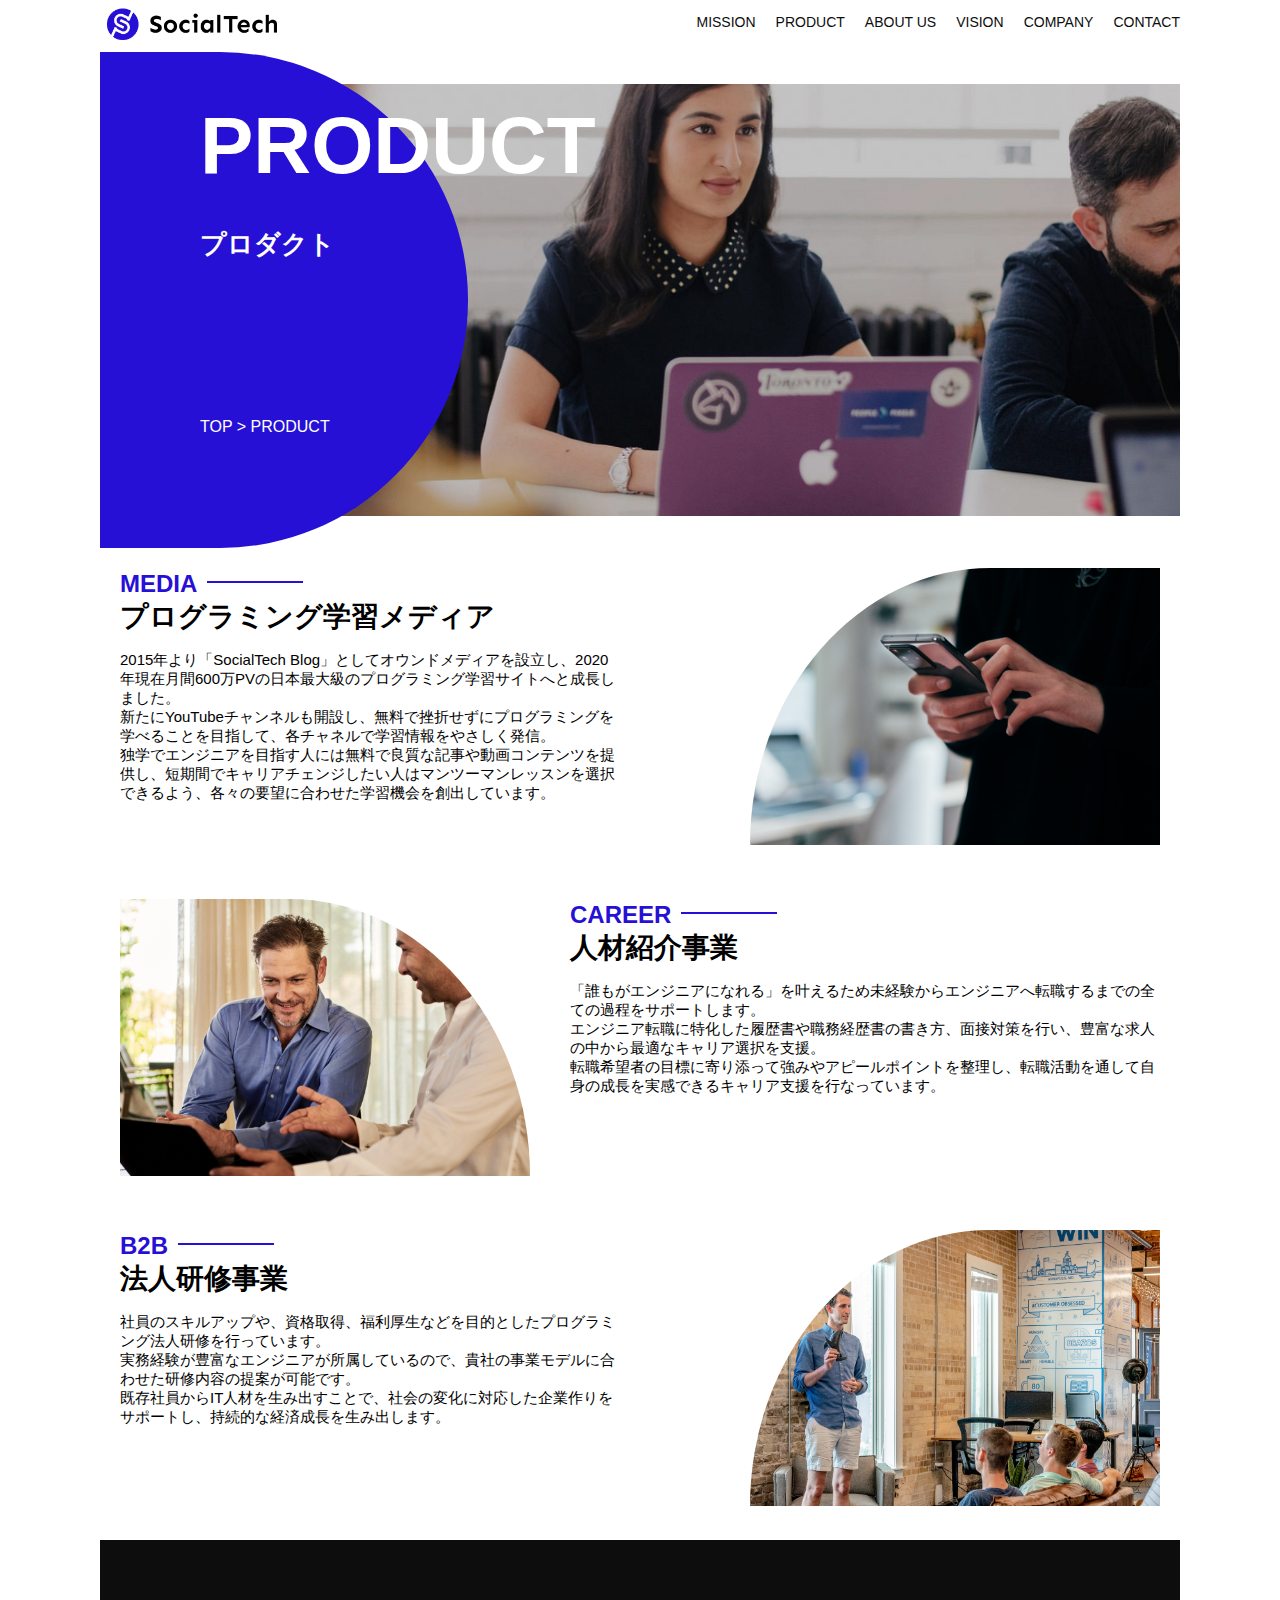
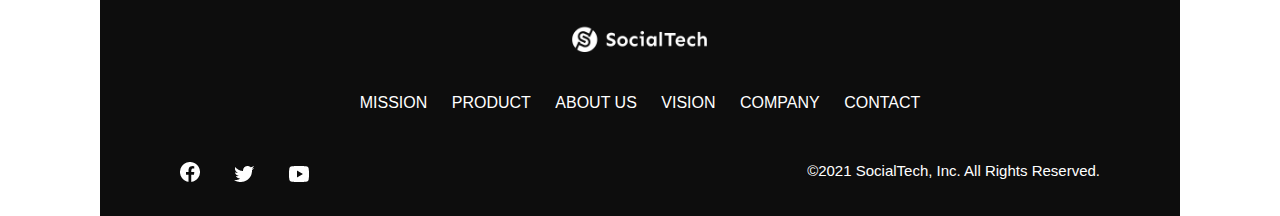
<file: kadai_tutorial_output/product.html>
<!DOCTYPE html>
<html>
  <head>
    <title>SocalTech -PRODUCT プロダクト-</title>
    <meta charset="utf-8">
    <meta name="description" content="SocailTechの4つのプロダクトを紹介します。">
    <meta name="viewport" content="width=device-width, initial-scale=1.0">
    <link rel="stylesheet" href="style.css">
  </head>

  <body>
    <!-- ヘッダー -->
    <header>
      <!-- ロゴ -->
      <a href="index.html" id="logo">
        <img src="images/logo.png" alt="トップページに戻る">
      </a>

      <!-- PC用ナビゲーション -->
      <nav id="nav-pc">
        <ul>
          <li><a href="mission.html">MISSION</a></li>
          <li><a href="product.html">PRODUCT</a></li>
          <li><a href="index.html#aboutus">ABOUT US</a></li>
          <li><a href="index.html#vision">VISION</a></li>
          <li><a href="index.html#company">COMPANY</a></li>
          <li><a href="index.html#contact">CONTACT</a></li>
        </ul>
      </nav>

      <!-- スマホ用メニューボタン -->
      <button id="menu-sp" onclick="document.getElementById('nav-sp').style.display = 'block'">
        <img src="images/button-menu.png" alt="ナビゲーションを開く">
      </button>

      <!-- スマホ用ナビゲーション -->
      <div id="nav-sp">
        <button id="close" onclick="document.getElementById('nav-sp').style.display = 'none'">
          <img src="images/button-close.png" alt="ナビゲーションを閉じる">
        </button>

        <nav>
          <ul>
            <li>
              <a id="logo-sp" href="index.html" onclick="document.getElementById('nav-sp').style.display = 'none'"><img src="images/logo-sp.png" alt="トップページに戻る"></a>
            </li>
            <li><a class="menu" href="mission.html" onclick="document.getElementById('nav-sp').style.display = 'none'">MISSION</a></li>
            <li><a class="menu" href="product.html" onclick="document.getElementById('nav-sp').style.display = 'none'">PRODUCT</a></li>
            <li><a class="menu" href="index.html#aboutus" onclick="document.getElementById('nav-sp').style.display = 'none'">ABOUT US</a></li>
            <li><a class="menu" href="index.html#vision" onclick="document.getElementById('nav-sp').style.display = 'none'">VISION</a></li>
            <li><a class="menu" href="index.html#company" onclick="document.getElementById('nav-sp').style.display = 'none'">COMPANY</a></li>
            <li><a class="menu" href="index.html#contact" onclick="document.getElementById('nav-sp').style.display = 'none'">CONTACT</a></li>
          </ul>
        </nav>
        <div id="sns">
          <a href="https://www.facebook.com/sejuku2013">
            <img src="images/button-facebook.png" alt="Facebookのリンク">
          </a>
          <a href="https://twitter.com/samuraijuku">
            <img src="images/button-twitter.png" alt="Twitterのリンク">
          </a>
          <a href="https://www.youtube.com/channel/UCCFOQO5aDK0xXam4cUQXT8g">
            <img src="images/button-youtube.png" alt="YouTubeのリンク">
          </a>
        </div>
      </div>
    </header>

    <main>
      <article>
        <section id="product-main">
          <div class="product-main-inner">
            <div id="product-title">
              <h1>PRODUCT<br><span>プロダクト</span></h1>
              <p>TOP > PRODUCT</p>
            </div>
          </div>
        </section>
        <section class="product-section product-section-right">
          <div class="product-read">
            <h2 class="product-h2">MEDIA</h2>
            <h3 class="product-h3">プログラミング学習メディア</h3>
            <p>2015年より「SocialTech Blog」としてオウンドメディアを設立し、2020年現在月間600万PVの日本最大級のプログラミング学習サイトへと成長しました。<br>新たにYouTubeチャンネルも開設し、無料で挫折せずにプログラミングを学べることを目指して、各チャネルで学習情報をやさしく発信。<br>独学でエンジニアを目指す人には無料で良質な記事や動画コンテンツを提供し、短期間でキャリアチェンジしたい人はマンツーマンレッスンを選択できるよう、各々の要望に合わせた学習機会を創出しています。</p>
          </div>
          <div class="product-section-img">
            <img src="images/product/product-media.png" alt="スマートフォンを操作する人">
          </div>
        </section>
        <section class="product-section product-section-left">
          <div class="product-section-img">
            <img src="images/product/product-career.png" alt="笑顔で話し合う2人の男性">
          </div>
          <div class="product-read">
            <h2 class="product-h2">CAREER</h2>
            <h3 class="product-h3">人材紹介事業</h3>
            <p>「誰もがエンジニアになれる」を叶えるため未経験からエンジニアへ転職するまでの全ての過程をサポートします。<br>エンジニア転職に特化した履歴書や職務経歴書の書き方、面接対策を行い、豊富な求人の中から最適なキャリア選択を支援。<br>転職希望者の目標に寄り添って強みやアピールポイントを整理し、転職活動を通して自身の成長を実感できるキャリア支援を行なっています。<br></p>
          </div>
        </section>
        <section class="product-section product-section-right">
          <div class="product-read">
            <h2 class="product-h2">B2B</h2>
            <h3 class="product-h3">法人研修事業</h3>
            <p>社員のスキルアップや、資格取得、福利厚生などを目的としたプログラミング法人研修を行っています。<br>実務経験が豊富なエンジニアが所属しているので、貴社の事業モデルに合わせた研修内容の提案が可能です。<br>既存社員からIT人材を生み出すことで、社会の変化に対応した企業作りをサポートし、持続的な経済成長を生み出します。</p>
          </div>
          <div class="product-section-img">
            <img src="images/product/product-b2b.png" alt="講演中の男性とそれを聴く人々">
          </div>
        </section>
      </article>
    </main>

    <footer>
      <div id="footer-logo">
        <img src="images/logo-sp.png" alt="SocialTech">
      </div>
      <div id="footer-link">
        <a href="mission.html">MISSION</a>
        <a href="product.html">PRODUCT</a>
        <a href="index.html#aboutus">ABOUT US</a>
        <a href="index.html#vision">VISION</a>
        <a href="index.html#company">COMPANY</a>
        <a href="index.html#contact">CONTACT</a>
      </div>
      <div id="sns-footer">
        <div class="sns-btns">
          <a href="https://www.facebook.com/sejuku2013"><img src="images/button-facebook.png" alt="Facebookのリンク"></a>
          <a href="https://twitter.com/samuraijuku"><img src="images/button-twitter.png" alt="Twitterのリンク"></a>
          <a href="https://www.youtube.com/channel/UCCFOQO5aDK0xXam4cUQXT8g"><img src="images/button-youtube.png" alt="YouTubeのリンク"></a>
        </div>
        <p id="copyright">&copy;2021 SocialTech, Inc. All Rights Reserved.</p>
      </div>
    </footer>
    
  </body>
</html>
</file>
<file: html-css-kadai_013/style.css>
/* PC、スマホ共通スタイル */
body {
  font-family: "Source Sans Pro", "Hiragino Kaku Gothic ProN", Meiryo, Arial,
    sans-serif;
}

p {
  font-size: 15px;
}

#main-visual>img {
  width: 100%;
}

/*================
PC用のスタイル 
=================*/
@media screen and (min-width: 768px) {
  /* 横幅設定 */
  body {
    max-width: 1080px;
    min-width: 960px;
    margin: 0 auto 0 auto;
  }

  /* ヘッダー */
  header {
    display: flex;
    justify-content: space-between;
  }

  /* ナビゲーションのレイアウト */
  #nav-pc {
    text-align: right;
    font-size: 14px;
    padding-top: 15px;
  }

  /* ナビゲーションのリンクの装飾設定 */
  #nav-pc>a {
    text-decoration: none;
    margin-left: 20px;
  }

  #nav-pc>a:link {
    color: #0d0d0d;
  }

  #nav-pc>a:visited {
    color: #0d0d0d;
  }

  #nav-pc>a:hover {
    color: #0d0d0d;
    text-decoration: underline;
  }

  #nav-pc>a:active {
    color: #0d0d0d;
  }

  #menu-sp {
    display: none;
  }

  #nav-sp {
    display: none;
  }
}

@media screen and (max-width: 767px) {
  body {
    min-width: 375px;
    margin: 0;
  }
  
  #nav-pc {
    display: none;
  }

  #menu-sp {
    float: right;
    padding: 0;
  }

  #nav-sp {
    background-color: #ce933e;
    position: absolute;
    top: 0;
    left: 0;
    height: 100%;
    width: 100%;
    display: none;
    z-index: 100;
  }

  #nav-sp ul {
    padding-left: 0;
  }

  #nav-sp li {
    list-style: none;
  }

  #close {
    position: absolute;
    top: 20px;
    right: 20px;
  }

  #logo-sp {
    margin: 80px 0 30px 20px;
  }

  #nav-sp a {
    display: block;
  }

  #nav-sp a:link {
    color: #fff;
  }

  #nav-sp a:visited {
    color: #fff;
  }

  #nav-sp a:hover {
    color: #fff;
    text-decoration: underline;
  }

  #nav-sp .menu {
    text-decoration: none;
    display: block;
    margin: 0 20px;
    height: 44px;
    font-size: 16px;
    background-image: url("images/arrow.png");
    background-repeat: no-repeat;
    background-position: right top;
  }
}
</file>
<file: kadai_tutorial_output/style.css>
* {
  box-sizing: border-box;
}

p {
  font-size: 15px;
}

body {
  font-family: "Source Sans Pro","Hiragino Kaku Gothic ProN",Meiryo,Arial,sans-serif;
  /* body幅の最大指定 */
  max-width: 1080px;
  /* 中央寄せ設定 */
  margin: 0 auto;
}

header {
  display: flex;
  justify-content: space-between;
}

/* navのレイアウト設定 */
#nav-pc {
  font-size: 14px;
}

#nav-pc ul {
  display: flex;
  padding-left: 0;
}

#nav-pc li {
  list-style: none;
}

/* navリンクの装飾設定 */
#nav-pc a {
  text-decoration: none;
  margin-left: 20px;
  color: #0d0d0d;
}

#nav-pc a:hover {
  text-decoration: underline;
}

/* スマホ用NAVを非表示 */
#nav-sp , #menu-sp {
  display: none;
}

/* メインビジュアル */
#main-visual {
  position: relative;
  height: 400px;
}

#main-message {
  position: absolute;
  top: 0;
  left: 0;
  background-color: #2710d5;
  color: #fff;
  border-radius: 0 0 476px 0;
  max-width: 620px;
  height: 100%;
  width: 100%;
  z-index: 11;
}
/* #main-message h1という書き方でもいいのか？ */
#main-message > h1 {
  font-size: 60px;
  margin: 100px 0 0 50px;
}

#main-message > p {
  font-size: 28px;
  margin: 0 0 0 50px;
}

#main-visual > img {
  max-width: 620px;
  border-radius: 476px 0 0 0;
  position: absolute;
  top: 0;
  right: 0;
  z-index: 10;
}

/* MISSIONセクション */
/* 見出し */
h2 {
  /* margin-top: 40px;でもいいのでは？ */
  margin: 40px 0 0 0;
}

h2::after {
  content: url("images/line.png");
  margin-left: 10px;
}

h3 {
  font-size: 27px;
}

#mission {
  margin: 80px auto 80px auto;
}

#mission-flex {
  display: flex;
}

#mission-flex > div {
  width: 50%;
  margin: 20px;
}

#mission-photo {
  width: 100%;
}

#s2dgs {
  margin-top: 50px;
  width: 100%;
}

/* productセクション */
/* プロダクト */
#product {
  background-color: #fafafa;
  margin: 80px 0 80px 0;
  padding: 10px 40px 0 40px;
}

/* 外枠 */
#product .product-flex {
  margin-top: 40px;
  display: flex;
}

/* 左カラム設定 */
#product-left {
  width: 50%;
  margin-right: 20px;
}

/* 右カラムの設定 */
#product-right {
  width: 50%;
  margin-left: 20px;
  margin-top: 80px;
}

/* 画像＋説明の枠 */
#product-left > div {
  position: relative;
  height: 480px;
  margin-right: 20px;
}

#product-right > div {
  position: relative;
  height: 480px;
  margin-right: 20px;
}

/* 画像 */
.product-photo {
  width: 100%;
  /* 幅(width)：100%を指定して、親要素の幅に合わせる */
}

/* 説明文の枠 */
.product-explain {
  background-color: #fff;
  position: absolute;
  left: 0;
  bottom: 50px;
  margin: 0 40px 0 40px;
  padding: 20px;
  box-shadow: 5px 5px 10px rgba(0,0,0,0.05);
}

/* 説明文の英語 */
.product-explain > span {
  color: #2710d5;
  font-weight: bold;
  font-size: 16px;
  margin: 0;
}

/* 説明文の見出し */
.product-explain > h3 {
  margin: 5px 0 5px 0;
}

/* 説明文 */
.product-explain > p {
  font-size: 14px;
  margin: 0;
}

/* もっと見るボタン */
#product-more {
  text-align: center;
}

#product-more a {
  position: relative;
  bottom: -42px;
}

/* ABOUT US */
#aboutus {
  margin: 80px auto 80px auto;
}

/* 3つの組織文化と画像を入れる枠 */
#aboutus > div {
  display: flex;
}

/* 画像 */
.culture-img {
  width: 50%;
  align-self: flex-start;
}

.culture-img02 {
  margin-top: 50px;
  width: 100%;
}

/* 3つの組織文化の表 */
.culture-table {
  margin-right: 50px;
}

/* 番号 */
.culture-num {
  font-size: 80px;
  color: #2710d5;
  padding: 0 20px 0 0;
}

/* 見出し */
.culture-table th {
  text-align: left;
  font-size: 28px;
  font-weight: bold;
}

/* 組織文化英語 */
.culture-en {
  color: #2710d5;
  font-size: 24px;
}

/* 説明文 */
.culture-description {
  margin: 0;
  /* margin: 0;は効いているのか？ */
}

/* VISION */
#vision {
  margin: 80px auto 80px auto;
}

/* セクション内の外枠 */
#vision > div {
  display: flex;
  justify-content: space-between;
  flex-wrap: wrap;
}

/* 7つの行動指針の枠 */
.vision-box {
  width: 300px;
  height: 300px;
  margin-bottom: 30px;
  position: relative;
}

.vision-box > img {
  width: 100%;
  position: relative;
  z-index: 30;
}

.vision-box > div {
  position: absolute;
  top: 0;
  left: 0;
  z-index: 31;
  margin-right: 20px;
}

.vision-box > div > h4 {
  color: #2710d5;
  font-size: 19px;
  margin: 80px 0 0 0;
}

.vision-box > div > h4::first-letter {
  font-size: 40px;
}

.vision-box > div > h5 {
  font-size: 20px;
  margin: 0 0 0 0;
}

/* 会社概要 */
#company {
  margin: 80px auto 80px auto;
}

#company-table {
  width: 100%;
}

.tableheader {
  text-align: left;
  padding: 20px;
  border-bottom-color: #2710d5;
  border-bottom-width: 1px;
  border-bottom-style: solid;
  width: 100px;
}

.tableheader-first {
  border-top-color: #2710d5;
  border-top-width: 1px;
  border-top-style: solid;
}

.cell {
  padding: 30px;
  border-bottom-color: #ececec;
  border-bottom-width: 1px;
  border-bottom-style: solid;
}

.cell-first {
  border-top-color: #ececec;
  border-top-width: 1px;
  border-top-style: solid;
}

#company > iframe {
  width: 100%;
  height: 368px;
  margin-top: 40px;
}

/*======== 前略 ========*/

/* お問い合わせ */
#contact {
  margin: 80px auto 80px auto;
}

/* 外枠 */
#contact > form > div {
  display: flex;
  flex-direction: row;
  flex-wrap: wrap;
  padding-bottom: 30px;
}

/* 左列の見出し */
.contact-heading {
  width: 240px;
  align-self: center;
}
/* 見出しのラベル */
.contact-label {
  font-weight: bold;
}
/* 必須 */
.contact-span {
  color: #ce2222;
  margin: 0 0 0 20px;
  font-weight: bold;
}

 /* テキストボックス */
 .contact-textbox {
   border-top: 0px;
   border-left: 0px;
   border-right: 0px;
   border-bottom-width: 1px;
   border-bottom-color: #707070;
   border-style: solid;
   background-color: #fafafa;
   width: 400px;
   height: 56px;
 }
 
 /* お問い合わせ内容のテキストエリア */
 .contact-textarea {
   border-top: 0px;
   border-left: 0px;
   border-right: 0px;
   border-bottom-width: 1px;
   border-bottom-color: #707070;
   background-color: #fafafa;
   width: 400px;
   height: 200px;
}

/* 個人情報の取り扱い */
#contact dt {
  font-weight: bold;
}

#contact dd {
  margin: 0 0 16px 0;
}

#contact dd p {
  margin: 0;
}

#contact dd ul {
  padding-left: 0;
}

#contact dd li {
  margin-bottom: 0;
  list-style: none;
}

/* footer */
footer {
  background-color: #0d0d0d;
  text-align: center;
  padding: 80px 80px 30px 80px;
}

#footer-logo {
  margin-bottom: 30px;
}

#footer-link {
  margin-bottom: 50px;
}

#footer-link > a {
  text-decoration: none;
  margin: 10px;
  color: #fff;
}

#footer-link > a:hover {
  text-decoration: underline;
}

#sns-footer {
  display: flex;
  justify-content: space-between;
  text-align: left;
}

#sns-footer a {
  margin-right: 30px;
}

#copyright {
  color: #fff;
  margin: 0;
}

/* mission.html用スタイス */
/* ミッション・メインビジュアル */
.mission-main-inner {
  background-image: url("images/mission/mission-main.png");
  background-repeat: no-repeat;
  background-position-y: center;
}

#mission-title {
  background-color: #2710d5;
  width: 368px;
  color: #fff;
  height: 496px;
  border-radius: 0 248px 248px 0;
  position: relative;
}

#mission-title h1 {
  position: absolute;
  top: 0;
  left: 100px;
  font-size: 80px;
  line-height: 1;
}

#mission-title h1 span {
  font-size: 26px;
}

#mission-title > p {
  position: absolute;
  top: 350px;
  left: 100px;
  font-size: 16px;
}

/* ミッションページ　S2DFGsの設定*/
#mission-s2dgs {
  padding: 20px;
}

.mission-h2 {
  color: #2710d5;
  font-size: 40px;
}

.mission-h2::after {
  content: none;
}

/* ミッションページ　5つのゴールの設定 */
#mission-five-goals {
  padding: 20px;
  display: flex;
}

#mission-five-goals .five-goals-image {
  width: 30%;
  padding: 20px;
}

#mission-five-goals .five-goals-image img {
  width: 100%;
}

#mission-five-goals .five-goals-read {
  width: 70%;
  padding: 20px;
}

#mission-five-goals .five-goals-read > div {
  float: right;
  margin: 20px;
}

.fivegoals-image-right {
  float: right;
  margin: 20px;
}

.fivegoals-image-left {
  float: left;
  margin: 20px;
}

.fivegoals-number {
  color: #2710d5;
  font-size: 48px;
  font-weight: bold;
  margin: 0;
}

.fivegoals-h3 {
  font-size: 28px;
  margin: 0;
}

.fivegoals-p {
  margin: 0;
}

/* PRODUCTページ */
/* product.html */
.product-main-inner {
  background-image: url("images/product/product-main.png");
  background-repeat: no-repeat;
  background-position-y: center;
}

#product-title {
  background-color: #2710d5;
  width: 368px;
  height: 496px;
  color: #fff;
  border-radius: 0 248px 248px 0;
  position: relative;
}

#product-title h1 {
  position: absolute;
  top: 0;
  left: 100px;
  font-size: 80px;
  line-height: 1;
}

#product-title h1 span {
  font-size: 26px;
}

#product-title > p {
  position: absolute;
  top: 350px;
  left: 100px;
  font-size: 16px;
}

/* セクション */
.product-section {
  display: flex;
  padding: 20px 20px 0;
}

.product-section .product-section-img {
  width: 450px;
}

/* 左画像のセクション */
.product-section-left .product-section-img img {
  width: 100%;
  padding: 0 40px 30px 0;
  border-radius: 0 432px 0 0;
}

.product-section-left .product-read {
  width: 50%;
  flex-grow: 1;
}

.product-section-left .product-read p {
  margin-bottom: 0;
}

/* 右画像のセクション */
.product-section-right {
  justify-content: space-between;
}

.product-section-right .product-section-img img {
  width: 100%;
  padding: 0 0 30px 40px;
  border-radius: 432px 0 0 0;
}

.product-section-right .product-read {
  width: 500px;
}

.product-h2 {
  color: #2710d5;
  font-size: 24px;
  margin: 0;
}

.product-h3 {
  font-size: 28px;
  margin: 0;
}

/* 画面幅767px以下の時 */
@media screen and (max-width: 767px) {
    /* SP用スタイル指定 */
    /* PC用NAV非表示 */
    #nav-pc {
      display: none;
    }

    /* ハンバーガーメニュー */
    #menu-sp {
      display: block;
      background-color: transparent;
      float: right;
      padding: 0;
      border: none;
    }

    /* SP用navの表示切り替え */
    /* 初期状態・レイアウトと非表示設定 */
    #nav-sp {
      background-color: #2710d5;
      position: fixed;
      left: 0;
      top: 0;
      height: 100%;
      width: 100%;
      display: none;
      z-index: 100;
    }

    /* ボタン */
    #close {
      position: absolute;
      top: 20px;
      right: 20px;
      background-color: transparent;
      border: none;
    }

    #nav-sp nav ul {
      padding-left: 0;
    }

    #nav-sp nav li {
      list-style: none;
    }
    
    /* NAV根ニュー用LOGO */
    #logo-sp {
      margin: 80px 0 30px 20px;
    }

    /* NAV用リンク装飾 */
    #nav-sp nav a {
      display: block;
      color: #fff;
    }

    #nav-sp nav a:hover {
      text-decoration: underline;
    }

    #nav-sp .menu {
      text-decoration: none;
      margin: 0 20px 0 20px;
      height: 44px;
      font-size: 16px;
      background-image: url("images/arrow.png");
      background-repeat: no-repeat;
      background-position: right top;
    }

    #sns {
      position: absolute;
      bottom: 20px;
      left: 20px;
    }

    #sns > a {
      margin-right: 30px;
    }

    /* メインビジュアル */
    #main-visual {
      position: relative;
      height: 470px;
    }

    #main-visual > div {
      text-align: center;
      height: 280px;
    }

    #main-visual h1 {
      font-size: 28px;
      margin: 90px 0 0 0;
    }

    #main-visual > div > p {
      margin: 0;
      font-size: 15px;
    }

    #main-visual > img {
      width: 100%;
      border-radius: 476px 0 0 0;
      top: auto;
      bottom: 0;
    }

    /* 見出し */ 
    h2 {
      margin: 15px 0 15px 0;
    }

    h3 {
      font-size: 24px;
      margin: 10px 0 0 0;
    }

    /* MISSION */
    #mission {
      margin: 40px 0 20px 0;
      padding: 0 20px 0 20px;
    }
    
    #mission-flex {
      flex-direction: column;
    }

    #mission-flex > div {
      width: 100%;
      margin: 0;
    }

    /* PRODUCT */
    #product {
      margin: 0;
      padding: 10px 20px 0 20px;
    }

    /* 外枠 */
    #product .product-flex {
      flex-direction: column;
      margin-top: 0;
    }

    /* 左右カラム　SP縦並び */
    #product-left , #product-right {
      width: 100%;
      margin: 0;
    }

    /* 画像＋説明枠 */
    #product-left > div , #product-right > div {
      height: auto;
      margin: 0;
    }

    /* 説明文枠 */
    .product-explain {
      position: relative;
      margin: 0;
    }

    /* 見出し */
    .product-explain > h3 {
      margin: 10px 0 10px 0;
      font-size: 24px;
    }

    /* もっとみるボタン */
    #product-more {
      text-align: center;
    }

    /* ABOUT USセクション */
    #aboutus {
      margin: 80px 20px;
    }

    /* 表と一枚目の画像をグループ化するdiv要素 */
    #aboutus > div {
      flex-direction: column;
    }

    .culture-table th {
      font-size: 16px;
    }

    /* 表全体の設定 */
    .culture-table {
      margin-right: 0;
      padding-right: 20px;
      order: 2;
    }

    /* 1枚目の画像 */
    .culture-img {
      width: 100%;
      order: 1;
    }

    /* 2枚目の画像 */
    .culture-img02 {
      margin-top: 0;
    }

    /* 番号 */
    .culture-num {
      padding: 0;
    }

    /* 説明文 */
    .culture-description {
      margin: 0;
    }

    /* VISIONセクション */
    #vision {
      margin: 80px 20px;
    }

    /* 番号の背景画像 */
    .vision-box > img {
      position: absolute;
      top: 0;
      left: 0;
    }

    .vision-box > div > h4 {
      margin: 60px 0 0 0;
    }

    /* COMPANYセクション */
    #company {
      margin: 0 20px;
    }

    /* セクション見出し */
    #company > h3 {
      margin-bottom: 20px;
    }

    .tableheader {
      width: 50px;
    }

    .cell {
      padding: 20px;
    }

    #company > iframe {
      height: 240px;
    }
   
    /* CONTACTセクション */
    #contact {
      margin: 80px 20px;
    }

    /* セクション見出し */
    #contact > h3 {
      margin-bottom: 20px;
    }

    /* 各フォームをグループ化するdiv要素 */
    #contact > form > div {
      flex-direction: column;
      margin-bottom: 20px;
    }
   
    /* 各ラブルを囲むdiv要素 */
    .contact-heading {
      align-self: auto;
      margin-bottom: 20px;
    }

    /* スタイルの適用 */
    .contact-textbox {
      min-width: 300px;
      width: 100%;
    }

    .contact-textarea {
      height: 150px;
      width: 100%;
    }

    .radiobutton {
      margin-bottom: 20px;
    }

    /* footerセクション */
    footer {
      padding: 30px 20px 50px 20px;
      text-align: left;
    }

    /* ハイパーリンク */
    #footer-link > a {
      margin: 0 20px 30px 0;
      display: block;
      background-image: url("images/arrow.png");
      background-repeat: no-repeat;
      background-position: right top;
      /* 右上に配置する */
    }

    /* hover時のスタイル */
    #footer-link > a:hover {
      text-decoration: underline;
    }

    /* SNSフッター */
    #sns-footer {
      flex-direction: column;
      justify-content: flex-start;
    }

    /* COPYRIGHT */
    #copyright {
      font-size: 12px;
      margin-top: 30px;
    }

    /* MISSIONセクション */
    /* mission.html用スタイル */
    #mission-main {
      height: 256px;
      margin-top: 4%;
      position: relative;
    }

    .mission-main-inner {
      height: 80%;
      background-size: cover;
    }

    #mission-title {
      width: 136px;
      height: 256px;
      position: absolute;
      top: -10%;
    }

    #mission-title h1 {
      left: 20px;
      font-size: 40px;
    }

    #mission-title h1 span {
      font-size: 18px;
    }

    #mission-title > p {
      top: 180px;
      left: 20px;
      font-size: 13px;
    }

    /* MISSIONページ　S2DGsの設定 */
    .mission-h2 {
      font-size: 38px;
      margin: 0;
    }

    .mission-h2::after {
      content: none;
    }

    #mission-s2dgs > img {
      width: 100%;
    }

    /* MISSIONページ　5つのゴールの設定 */
    #mission-five-goals {
      flex-direction: column;
    }

    #mission-five-goals > div {
      padding: 0;
    }

    #mission-five-goals .five-goals-image , #mission-five-goals .five-goals-read {
      width: 100%;
      padding: 0;
    }

    #mission-five-goals .five-goals-read > div {
      display: flex;
      flex-direction: column;
    }

    .fivegoals-image-left , .fivegoals-image-right {
      align-self: center;
    }

    .mission-five-image {
      margin: 0 auto;
    }

    /* プロダクトページ */
    #product-main {
      height: 256px;
      margin-top: 4%;
      position: relative;
    }
     
    .product-main-inner {
      height: 80%;
      background-size: cover;
    }

    #product-title {
      width: 136px;
      height: 256px;
      position: absolute;
      top: -10%;
    }

    #product-title h1 {
      left: 20px;
      font-size: 40px;
    }

    #product-title h1 span {
      font-size: 18px;
    }

    #product-title > p {
      top: 180px;
      left: 20px;
      font-size: 13px;
    }

    /* セクション */
    .product-section {
      flex-direction: column;
    }

    .product-section .product-section-img {
      width: 100%;
    }

    .product-section .product-section-img img {
      width: 100%;
      padding: 0;
    }

    /* 左画像のセクション */
    .product-section-left .product-section-img img {
      border-radius: 0 300px 0 0;
    }

    .product-section-left .product-read {
      width: 100%;
      flex-grow: 1;
      /* フレックスアイテムの幅の伸び率 */
    }

    /* 右画像のセクション */
    .product-section-right .product-section-img img {
      order: 1;
      border-radius: 300px 0 0 0;
    }

    .product-section-right .product-read {
      order: 2;
      width: 100%;
    }
}
</file>
